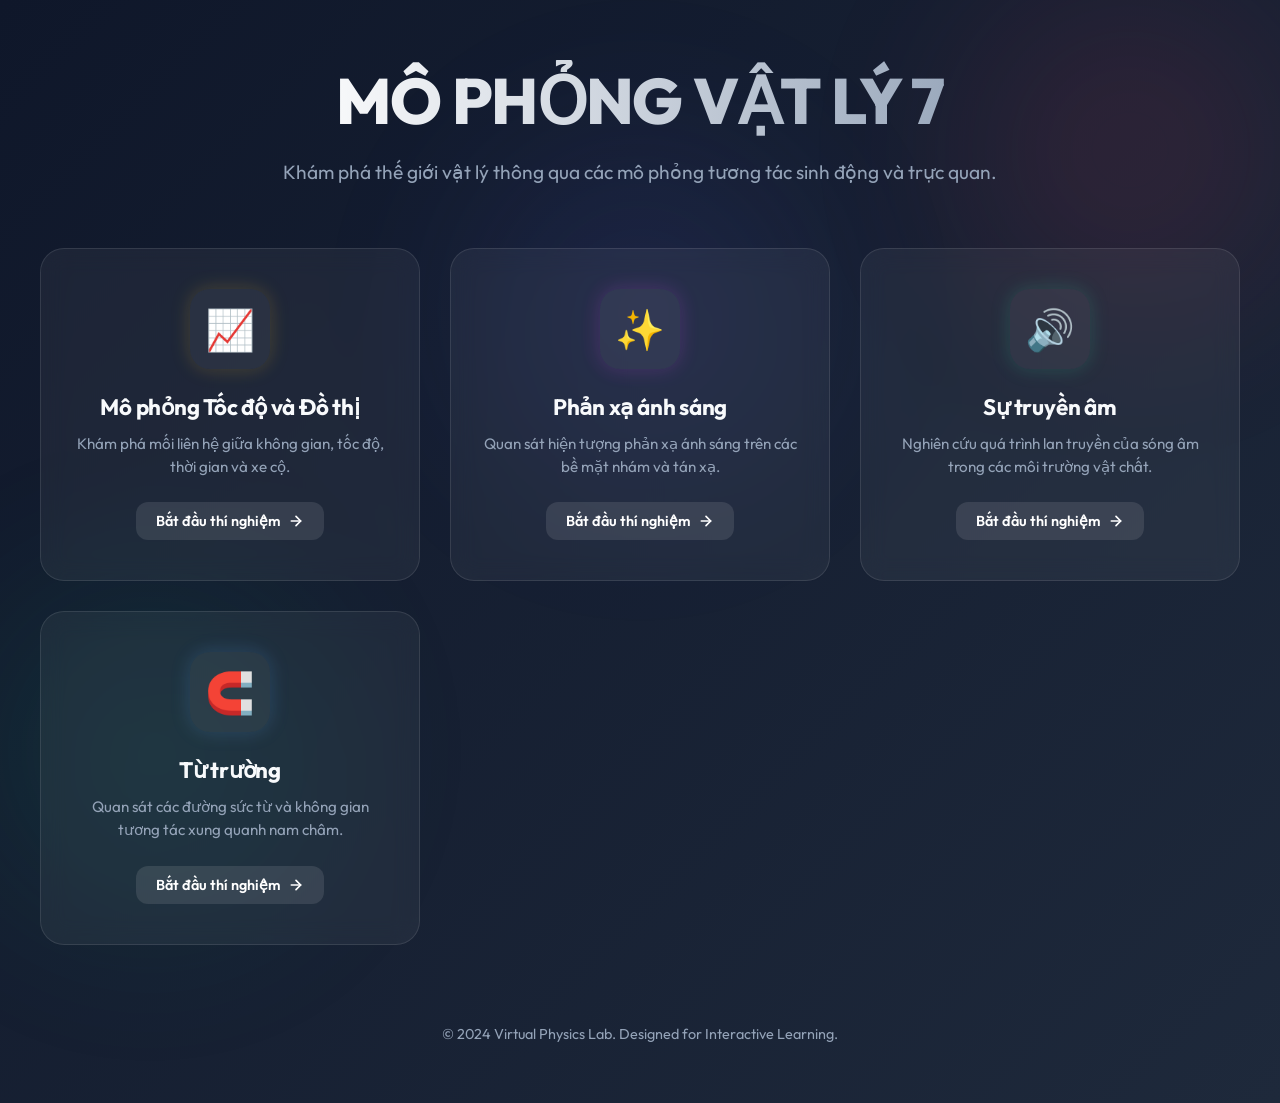
<file: index.html>
<!DOCTYPE html>
<html lang="vi">

<head>
    <meta charset="UTF-8">
    <meta name="viewport" content="width=device-width, initial-scale=1.0">
    <title>MÔ PHỎNG VẬT LÝ 7</title>
    <meta name="description" content="Hệ thống quản lý tập trung các mô phỏng vật lý 7.">
    <meta name="keywords" content="vật lý, thí nghiệm ảo, khúc xạ, từ trường, âm thanh, giáo dục, lớp 7">

    <!-- Google Fonts -->
    <link
        href="https://fonts.googleapis.com/css2?family=Outfit:wght@300;400;600;800&family=Inter:wght@400;700&display=swap"
        rel="stylesheet">
    <style>
        :root {
            --primary: #6366f1;
            --primary-light: #818cf8;
            --secondary: #f43f5e;
            --accent: #10b981;
            --bg-gradient: linear-gradient(135deg, #0f172a 0%, #1e293b 100%);
            --card-bg: rgba(255, 255, 255, 0.05);
            --card-hover: rgba(255, 255, 255, 0.1);
            --text-main: #f8fafc;
            --text-muted: #94a3b8;
            --glass-border: rgba(255, 255, 255, 0.1);
        }

        /* Giữ nguyên một số cấu trúc CSS cũ theo yêu cầu để dự phòng */
        .buttons-container {
            display: flex;
            gap: 20px;
            flex-wrap: wrap;
            justify-content: center;
            margin-top: 40px;
        }

        /* Reset & Base Styles */
        * {
            margin: 0;
            padding: 0;
            box-sizing: border-box;
        }

        body {
            font-family: 'Outfit', sans-serif;
            background: var(--bg-gradient);
            color: var(--text-main);
            min-height: 100vh;
            display: flex;
            flex-direction: column;
            align-items: center;
            padding: 60px 20px;
            overflow-x: hidden;
        }

        /* Background Animation Elements */
        .blob {
            position: fixed;
            width: 500px;
            height: 500px;
            background: radial-gradient(circle, var(--primary) 0%, transparent 70%);
            filter: blur(80px);
            opacity: 0.15;
            z-index: -1;
            border-radius: 50%;
            animation: move 20s infinite alternate;
        }

        .blob-2 {
            top: -100px;
            right: -100px;
            background: radial-gradient(circle, var(--secondary) 0%, transparent 70%);
            animation-delay: -5s;
        }

        .blob-3 {
            bottom: -100px;
            left: -100px;
            background: radial-gradient(circle, var(--accent) 0%, transparent 70%);
            animation-delay: -10s;
        }

        @keyframes move {
            from {
                transform: translate(0, 0) scale(1);
            }

            to {
                transform: translate(100px, 100px) scale(1.2);
            }
        }

        header {
            text-align: center;
            margin-bottom: 60px;
            max-width: 800px;
        }

        h1 {
            font-size: clamp(2.5rem, 8vw, 4rem);
            font-weight: 800;
            background: linear-gradient(to right, #fff, #94a3b8);
            -webkit-background-clip: text;
            background-clip: text;
            -webkit-text-fill-color: transparent;
            margin-bottom: 16px;
            letter-spacing: -0.02em;
        }

        .subtitle {
            font-size: 1.2rem;
            color: var(--text-muted);
            line-height: 1.6;
        }

        /* Experiments Grid */
        .experiments-grid {
            display: grid;
            grid-template-columns: repeat(auto-fit, minmax(280px, 1fr));
            gap: 30px;
            width: 100%;
            max-width: 1200px;
            z-index: 1;
        }

        .experiment-card {
            background: var(--card-bg);
            backdrop-filter: blur(12px);
            -webkit-backdrop-filter: blur(12px);
            border: 1px solid var(--glass-border);
            border-radius: 24px;
            padding: 40px 30px;
            text-decoration: none;
            color: inherit;
            transition: all 0.4s cubic-bezier(0.23, 1, 0.32, 1);
            display: flex;
            flex-direction: column;
            align-items: center;
            text-align: center;
            position: relative;
            overflow: hidden;
        }

        .experiment-card::before {
            content: '';
            position: absolute;
            top: 0;
            left: 0;
            width: 100%;
            height: 100%;
            background: linear-gradient(180deg, transparent 0%, rgba(255, 255, 255, 0.03) 100%);
            opacity: 0;
            transition: opacity 0.4s;
        }

        .experiment-card:hover {
            transform: translateY(-10px);
            background: var(--card-hover);
            border-color: rgba(255, 255, 255, 0.2);
            box-shadow: 0 20px 40px rgba(0, 0, 0, 0.3);
        }

        .experiment-card:hover::before {
            opacity: 1;
        }

        .icon-container {
            width: 80px;
            height: 80px;
            background: rgba(255, 255, 255, 0.05);
            border-radius: 20px;
            display: flex;
            align-items: center;
            justify-content: center;
            font-size: 40px;
            margin-bottom: 24px;
            transition: transform 0.4s ease;
            position: relative;
        }

        .experiment-card:hover .icon-container {
            transform: scale(1.1) rotate(5deg);
        }

        /* Specific icon glow effects */
        .card-refraction .icon-container {
            color: #60a5fa;
            box-shadow: 0 0 20px rgba(96, 165, 250, 0.2);
        }

        .card-noise .icon-container {
            color: #f87171;
            box-shadow: 0 0 20px rgba(248, 113, 113, 0.2);
        }

        .card-reflection .icon-container {
            color: #fbbf24;
            box-shadow: 0 0 20px rgba(251, 191, 36, 0.2);
        }

        .card-magnetic .icon-container {
            color: #34d399;
            box-shadow: 0 0 20px rgba(52, 211, 153, 0.2);
        }

        .card-diffuse .icon-container {
            color: #d946ef;
            box-shadow: 0 0 20px rgba(217, 70, 239, 0.2);
        }

        h2 {
            font-size: 1.4rem;
            font-weight: 700;
            margin-bottom: 12px;
            letter-spacing: -0.01em;
        }

        p.description {
            font-size: 0.95rem;
            color: var(--text-muted);
            line-height: 1.5;
            margin-bottom: 24px;
        }

        .btn-launch {
            margin-top: auto;
            display: inline-flex;
            align-items: center;
            gap: 8px;
            font-weight: 600;
            font-size: 0.9rem;
            color: #fff;
            padding: 10px 20px;
            border-radius: 12px;
            background: rgba(255, 255, 255, 0.1);
            transition: all 0.3s;
        }

        .experiment-card:hover .btn-launch {
            background: #fff;
            color: #0f172a;
        }

        footer {
            margin-top: 80px;
            color: var(--text-muted);
            font-size: 0.9rem;
            text-align: center;
        }

        /* Responsive adjustments */
        @media (max-width: 640px) {
            body {
                padding: 40px 15px;
            }

            h1 {
                margin-bottom: 10px;
            }

            .experiments-grid {
                grid-template-columns: 1fr;
            }
        }
    </style>
</head>

<body>
    <div class="blob"></div>
    <div class="blob blob-2"></div>
    <div class="blob blob-3"></div>

    <header>
        <h1>MÔ PHỎNG VẬT LÝ 7</h1>
        <p class="subtitle">Khám phá thế giới vật lý thông qua các mô phỏng tương tác sinh động và trực quan.</p>
    </header>

    <main class="experiments-grid">
        <!-- Mô phỏng Tốc độ và Đồ thị (S-T) -->
        <a href="./mo-phong-toc-do/index.html" class="experiment-card card-reflection">
            <div class="icon-container">📈</div>
            <h2>Mô phỏng Tốc độ và Đồ thị</h2>
            <p class="description">Khám phá mối liên hệ giữa không gian, tốc độ, thời gian và xe cộ.</p>
            <div class="btn-launch">
                Bắt đầu thí nghiệm
                <svg width="16" height="16" viewBox="0 0 24 24" fill="none" stroke="currentColor" stroke-width="2.5"
                    stroke-linecap="round" stroke-linejoin="round">
                    <line x1="5" y1="12" x2="19" y2="12"></line>
                    <polyline points="12 5 19 12 12 19"></polyline>
                </svg>
            </div>
        </a>

        <!-- Phản xạ khuếch tán -->
        <a href="./phan-xa-khuech-tan/index.html" class="experiment-card card-diffuse">
            <div class="icon-container">✨</div>
            <h2>Phản xạ ánh sáng</h2>
            <p class="description">Quan sát hiện tượng phản xạ ánh sáng trên các bề mặt nhám và tán xạ.</p>
            <div class="btn-launch">
                Bắt đầu thí nghiệm
                <svg width="16" height="16" viewBox="0 0 24 24" fill="none" stroke="currentColor" stroke-width="2.5"
                    stroke-linecap="round" stroke-linejoin="round">
                    <line x1="5" y1="12" x2="19" y2="12"></line>
                    <polyline points="12 5 19 12 12 19"></polyline>
                </svg>
            </div>
        </a>

        <!-- Sự truyền âm -->
        <a href="./su-truyen-am/index.html" class="experiment-card card-magnetic">
            <div class="icon-container">🔊</div>
            <h2>Sự truyền âm</h2>
            <p class="description">Nghiên cứu quá trình lan truyền của sóng âm trong các môi trường vật chất.</p>
            <div class="btn-launch">
                Bắt đầu thí nghiệm
                <svg width="16" height="16" viewBox="0 0 24 24" fill="none" stroke="currentColor" stroke-width="2.5"
                    stroke-linecap="round" stroke-linejoin="round">
                    <line x1="5" y1="12" x2="19" y2="12"></line>
                    <polyline points="12 5 19 12 12 19"></polyline>
                </svg>
            </div>
        </a>

        <!-- Từ trường -->
        <a href="./tu-truong/index.html" class="experiment-card card-refraction">
            <div class="icon-container">🧲</div>
            <h2>Từ trường</h2>
            <p class="description">Quan sát các đường sức từ và không gian tương tác xung quanh nam châm.</p>
            <div class="btn-launch">
                Bắt đầu thí nghiệm
                <svg width="16" height="16" viewBox="0 0 24 24" fill="none" stroke="currentColor" stroke-width="2.5"
                    stroke-linecap="round" stroke-linejoin="round">
                    <line x1="5" y1="12" x2="19" y2="12"></line>
                    <polyline points="12 5 19 12 12 19"></polyline>
                </svg>
            </div>
        </a>
    </main>

    <footer>
        <p>&copy; 2024 Virtual Physics Lab. Designed for Interactive Learning.</p>
    </footer>

</body>

</html>
</file>
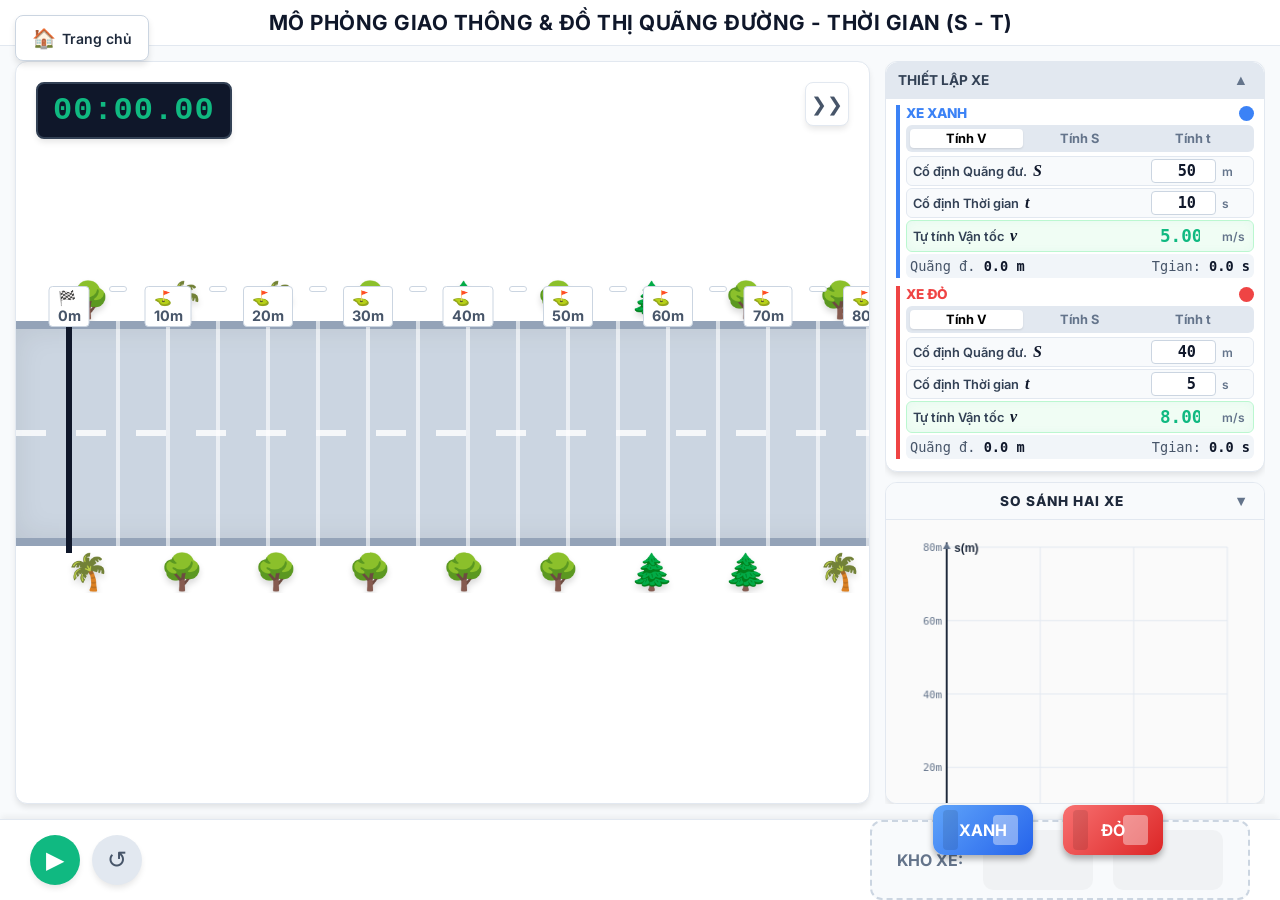
<file: mo-phong-toc-do/index.html>
<!DOCTYPE html>
<html lang="vi">

<head>
    <meta charset="UTF-8">
    <meta name="viewport" content="width=device-width, initial-scale=1.0">
    <title>Thí nghiệm ảo: Tốc độ và Chuyển động</title>
    <link href="https://fonts.googleapis.com/css2?family=Inter:wght@400;500;600;700;800&display=swap" rel="stylesheet">
    <style>
        :root {
            --bg-body: #f8fafc;
            --bg-panel: #ffffff;
            --text-main: #1e293b;
            --text-muted: #64748b;
            --border: #e2e8f0;
            --road-bg: #cbd5e1;
            --lane-dash: #ffffff;
            --blue-car: #3b82f6;
            --red-car: #ef4444;
            --success: #10b981;
            --warning: #f59e0b;
            --shadow: 0 4px 6px -1px rgba(0, 0, 0, 0.1);
            --shadow-lg: 0 10px 15px -3px rgba(0, 0, 0, 0.1), 0 4px 6px -2px rgba(0, 0, 0, 0.05);
        }

        body {
            margin: 0;
            font-family: 'Inter', sans-serif;
            background-color: var(--bg-body);
            color: var(--text-main);
            height: 100vh;
            display: flex;
            flex-direction: column;
            overflow: hidden;
            user-select: none;
        }

        /* --- HEADER --- */
        .header {
            text-align: center;
            padding: 10px 0;
            background: white;
            border-bottom: 1px solid var(--border);
            z-index: 10;
        }

        .header h1 {
            font-size: 1.3rem;
            margin: 0;
            color: #0f172a;
            text-transform: uppercase;
            letter-spacing: 0.5px;
        }

        .main-workspace {
            display: flex;
            flex: 1;
            padding: 15px;
            gap: 15px;
            min-height: 0;
        }

        /* --- LEFT: SIMULATION AREA --- */
        .sim-area {
            flex: 1;
            background: var(--bg-panel);
            border: 1px solid var(--border);
            border-radius: 12px;
            box-shadow: var(--shadow);
            position: relative;
            display: flex;
            flex-direction: column;
            overflow: hidden;
            transition: all 0.3s ease;
        }

        .stopwatch {
            position: absolute;
            top: 20px;
            left: 20px;
            background: #0f172a;
            color: var(--success);
            font-family: 'Courier New', Courier, monospace;
            font-size: 2rem;
            font-weight: 700;
            padding: 8px 15px;
            border-radius: 8px;
            box-shadow: var(--shadow);
            border: 2px solid #334155;
            z-index: 100;
            letter-spacing: 1px;
        }

        .panel-toggle-btn {
            position: absolute;
            top: 20px;
            right: 20px;
            background: white;
            border: 1px solid var(--border);
            color: #475569;
            width: 44px;
            height: 44px;
            border-radius: 8px;
            display: flex;
            align-items: center;
            justify-content: center;
            font-size: 1.2rem;
            cursor: pointer;
            z-index: 100;
            box-shadow: var(--shadow);
            transition: all 0.2s;
        }

        .panel-toggle-btn:hover {
            background: #f1f5f9;
            color: #0f172a;
        }

        .camera-view {
            flex: 1;
            position: relative;
            overflow: hidden;
            display: flex;
            align-items: center;
            width: 100%;
        }

        .road-track {
            position: absolute;
            left: 0;
            height: 320px;
            width: 10500px;
            display: flex;
            flex-direction: column;
            will-change: transform;
        }

        .landscape {
            height: 50px;
            display: flex;
            align-items: flex-end;
            padding-left: 50px;
            gap: 50px;
            font-size: 2.2rem;
            overflow: hidden;
            width: 100%;
            font-family: "Apple Color Emoji", "Segoe UI Emoji", "Noto Color Emoji", sans-serif;
        }

        .landscape span {
            text-shadow: 0 4px 6px rgba(0, 0, 0, 0.15);
            display: inline-block;
            transform-origin: bottom center;
        }

        .road {
            height: 220px;
            background: var(--road-bg);
            border-top: 8px solid #94a3b8;
            border-bottom: 8px solid #94a3b8;
            position: relative;
            box-shadow: inset 0 0 30px rgba(0, 0, 0, 0.08);
            width: 100%;
        }

        .lane-divider {
            position: absolute;
            top: 50%;
            left: 0;
            right: 0;
            height: 6px;
            background-image: linear-gradient(to right, var(--lane-dash) 50%, transparent 50%);
            background-size: 60px 100%;
            transform: translateY(-50%);
            opacity: 0.8;
        }

        .lane {
            position: absolute;
            left: 0;
            right: 0;
            height: 110px;
        }

        .lane-top {
            top: 0;
        }

        .lane-bottom {
            top: 110px;
        }

        .markers-layer {
            position: absolute;
            top: 0;
            left: 50px;
            right: 0;
            bottom: 0;
            pointer-events: none;
            z-index: 10;
        }

        .marker {
            position: absolute;
            top: -15px;
            bottom: -15px;
            width: 4px;
            background: rgba(255, 255, 255, 0.6);
            transition: all 0.2s;
        }

        .marker::after {
            content: attr(data-label);
            position: absolute;
            top: -28px;
            left: 50%;
            transform: translateX(-50%);
            font-weight: 700;
            font-size: 0.9rem;
            color: #475569;
            background: white;
            padding: 2px 8px;
            border-radius: 4px;
            border: 1px solid #cbd5e1;
            transition: all 0.2s;
        }

        .marker.lit {
            background: var(--success);
            box-shadow: 0 0 12px var(--success);
        }

        .marker.lit::after {
            color: white;
            background: var(--success);
            border-color: var(--success);
        }



        /* CARS */
        .car {
            position: absolute;
            width: 100px;
            height: 50px;
            border-radius: 12px;
            color: white;
            font-weight: bold;
            display: flex;
            align-items: center;
            justify-content: center;
            cursor: pointer;
            box-shadow: 0 4px 6px rgba(0, 0, 0, 0.3);
            z-index: 50;
            transform: translate(-50%, -50%);
            transition: box-shadow 0.2s, transform 0.1s;
        }

        .car.dragging {
            cursor: grabbing;
            z-index: 9999 !important;
            transform: scale(1.1) translate(-45%, -45%);
        }

        .car.selected {
            z-index: 60;
        }

        .car-blue.selected {
            box-shadow: 0 0 20px 5px rgba(59, 130, 246, 0.9);
        }

        .car-red.selected {
            box-shadow: 0 0 20px 5px rgba(239, 68, 68, 0.9);
        }

        .car::before {
            content: '';
            position: absolute;
            right: 15px;
            top: 10px;
            width: 25px;
            height: 30px;
            background: rgba(255, 255, 255, 0.4);
            border-radius: 4px;
        }

        .car::after {
            content: '';
            position: absolute;
            left: 10px;
            top: 5px;
            bottom: 5px;
            width: 15px;
            background: rgba(0, 0, 0, 0.1);
            border-radius: 4px;
        }

        .car-blue {
            background: linear-gradient(135deg, #60a5fa, #2563eb);
        }

        .car-red {
            background: linear-gradient(135deg, #f87171, #dc2626);
        }

        .flying {
            transition: transform 0.4s cubic-bezier(0.25, 1, 0.5, 1), left 0.4s cubic-bezier(0.25, 1, 0.5, 1), top 0.4s cubic-bezier(0.25, 1, 0.5, 1) !important;
            z-index: 1000 !important;
        }

        /* --- RIGHT: DATA PANEL & GRAPH --- */
        .side-panel-wrapper {
            width: 380px;
            transition: width 0.4s cubic-bezier(0.4, 0, 0.2, 1), margin-left 0.4s cubic-bezier(0.4, 0, 0.2, 1), opacity 0.3s ease;
            overflow: hidden;
            flex-shrink: 0;
            display: flex;
            flex-direction: column;
        }

        .side-panel-wrapper.collapsed {
            width: 0;
            margin-left: -15px;
            opacity: 0;
        }

        .side-panel {
            width: 380px;
            display: flex;
            flex-direction: column;
            gap: 10px;
            flex: 1;
            overflow: hidden;
            padding-right: 4px;
            height: 100%;
        }

        /* Custom scrollbar for data-card */
        .card-body::-webkit-scrollbar {
            width: 5px;
        }

        .card-body::-webkit-scrollbar-track {
            background: transparent;
        }

        .card-body::-webkit-scrollbar-thumb {
            background: #cbd5e1;
            border-radius: 10px;
        }

        .card-body::-webkit-scrollbar-thumb:hover {
            background: #94a3b8;
        }

        /* Car Selector Tabs */
        .car-tabs {
            display: flex;
            gap: 8px;
            flex: 0 0 auto;
        }

        .car-tab {
            flex: 1;
            padding: 8px 0;
            border: 2px solid transparent;
            border-radius: 8px;
            font-weight: 800;
            font-size: 0.95rem;
            cursor: pointer;
            background: white;
            color: #64748b;
            box-shadow: var(--shadow);
            transition: all 0.2s;
        }

        .car-tab.blue {
            border-color: #cbd5e1;
        }

        .car-tab.red {
            border-color: #cbd5e1;
        }

        .car-tab.blue.active {
            background: #eff6ff;
            border-color: var(--blue-car);
            color: var(--blue-car);
        }

        .car-tab.red.active {
            background: #fef2f2;
            border-color: var(--red-car);
            color: var(--red-car);
        }

        .data-card {
            background: var(--bg-panel);
            border: 1px solid var(--border);
            border-radius: 12px;
            box-shadow: var(--shadow);
            display: flex;
            flex-direction: column;
            flex: 0 0 auto;
            max-height: 55%;
            overflow: hidden;
            min-height: 0;
        }

        .data-card-header {
            display: flex;
            justify-content: space-between;
            align-items: center;
            background: #e2e8f0;
            border-bottom: 1px solid var(--border);
            padding: 6px 12px;
            border-radius: 12px 12px 0 0;
            font-size: 0.85rem;
            font-weight: 700;
            color: #334155;
            cursor: pointer;
        }

        .data-toggle-btn {
            background: transparent;
            border: none;
            font-size: 0.9rem;
            color: #64748b;
            cursor: pointer;
            padding: 4px;
            transition: all 0.2s;
        }

        .data-toggle-btn:hover {
            color: #0f172a;
        }

        .card-body {
            padding: 6px 10px;
            transition: padding 0.3s;
            overflow-y: auto;
            flex: 1;
            min-height: 0;
        }

        .card-body.collapsed {
            display: none;
        }

        /* Modes Tabs */
        .tabs {
            display: flex;
            background: #e2e8f0;
            padding: 4px;
            border-radius: 6px;
            margin-bottom: 8px;
        }

        .tab {
            flex: 1;
            text-align: center;
            padding: 4px 0;
            /* Reduced padding */
            font-size: 0.8rem;
            font-weight: 700;
            color: #64748b;
            cursor: pointer;
            border-radius: 4px;
            transition: 0.2s;
        }

        .tab.active {
            background: white;
            color: #0f172a;
            box-shadow: 0 1px 2px rgba(0, 0, 0, 0.1);
        }

        /* Inputs (Shrank paddings/margins) */
        .input-row {
            display: flex;
            align-items: center;
            justify-content: space-between;
            background: #f8fafc;
            border: 1px solid var(--border);
            padding: 4px 8px;
            /* Giảm padding tối đa */
            border-radius: 6px;
            margin-bottom: 4px;
            /* Giảm margin tối đa */
            transition: all 0.2s;
        }

        .input-row.computed {
            background: #f0fdf4;
            border-color: #bbf7d0;
            box-shadow: inset 0 0 8px rgba(16, 185, 129, 0.05);
        }

        .input-label {
            font-weight: 600;
            font-size: 0.85rem;
            color: #334155;
            display: flex;
            align-items: center;
            gap: 6px;
        }

        .input-label span.math {
            font-family: 'Times New Roman', serif;
            font-style: italic;
            font-size: 1rem;
            color: #0f172a;
        }

        .input-wrap {
            display: flex;
            align-items: center;
            gap: 6px;
        }

        .input-wrap input {
            width: 55px;
            /* Shrink width purely */
            padding: 2px 4px;
            /* Giảm max */
            border: 1px solid #cbd5e1;
            border-radius: 4px;
            font-family: monospace;
            font-size: 0.95rem;
            /* Giảm font-size */
            text-align: right;
            font-weight: 700;
            color: #0f172a;
            outline: none;
            transition: all 0.2s;
        }

        .input-wrap input:focus {
            border-color: var(--blue-car);
            box-shadow: 0 0 0 2px rgba(59, 130, 246, 0.2);
        }

        .input-row.computed input {
            background: transparent;
            border-color: transparent;
            color: var(--success);
            font-size: 1.1rem;
            padding: 2px 0;
            pointer-events: none;
        }

        .input-wrap .unit {
            color: #64748b;
            font-size: 0.8rem;
            font-weight: 600;
            width: 25px;
        }

        .stat-line {
            display: flex;
            justify-content: space-between;
            font-family: monospace;
            font-size: 0.85rem;
            /* Shrink font */
            margin-top: 4px;
            color: #475569;
            background: #f1f5f9;
            padding: 6px 10px;
            border-radius: 6px;
        }

        .stat-line strong {
            color: #0f172a;
        }

        /* Graph Card */
        .graph-container {
            flex: 1;
            background: #ffffff;
            border: 1px solid var(--border);
            border-radius: 12px;
            box-shadow: var(--shadow);
            display: flex;
            flex-direction: column;
            overflow: hidden;
            min-height: 0;
        }

        .graph-title {
            font-size: 0.85rem;
            text-transform: uppercase;
            letter-spacing: 1px;
            color: #1e293b;
            padding: 0 10px;
            height: 36px;
            /* Shrink title bar */
            display: flex;
            align-items: center;
            justify-content: space-between;
            font-weight: 800;
            background: #f8fafc;
            border-bottom: 1px solid var(--border);
            flex: 0 0 auto;
        }

        .graph-toggle-btn {
            background: transparent;
            border: none;
            cursor: pointer;
            font-size: 0.9rem;
            color: #64748b;
            width: 26px;
            height: 26px;
            display: flex;
            align-items: center;
            justify-content: center;
            border-radius: 4px;
            transition: all 0.2s;
            outline: none;
        }

        .graph-toggle-btn:hover {
            background: #e2e8f0;
            color: #0f172a;
        }

        .graph-inner {
            flex: 1;
            display: flex;
            flex-direction: column;
            overflow: hidden;
            transition: flex 0.3s ease, opacity 0.3s ease;
        }

        .graph-inner.collapsed {
            flex: 0 0 0;
            opacity: 0;
            border: none;
        }

        .canvas-wrapper {
            flex: 1;
            position: relative;
            padding: 8px;
            background: #fafafa;
            cursor: zoom-in;
            /* Indicate clikability for full screen */
        }

        .canvas-wrapper:hover {
            box-shadow: inset 0 0 10px rgba(0, 0, 0, 0.05);
        }

        canvas {
            width: 100%;
            height: 100%;
            display: block;
        }

        /* Modal FULLSCREEN GRAPH */
        .modal-overlay {
            position: fixed;
            top: 0;
            left: 0;
            right: 0;
            bottom: 0;
            background: rgba(15, 23, 42, 0.85);
            z-index: 9999;
            display: none;
            align-items: center;
            justify-content: center;
            backdrop-filter: blur(4px);
            opacity: 0;
            transition: opacity 0.3s ease;
        }

        .modal-overlay.active {
            display: flex;
            opacity: 1;
        }

        .modal-card {
            width: 85vw;
            height: 85vh;
            background: white;
            border-radius: 16px;
            display: flex;
            flex-direction: column;
            padding: 20px 25px;
            box-shadow: var(--shadow-lg);
            position: relative;
            transform: scale(0.95);
            transition: transform 0.3s ease;
        }

        .modal-overlay.active .modal-card {
            transform: scale(1);
        }

        .modal-close-btn {
            position: absolute;
            right: 20px;
            top: 20px;
            width: 40px;
            height: 40px;
            border-radius: 10px;
            border: none;
            background: #f1f5f9;
            color: #475569;
            font-size: 1.5rem;
            cursor: pointer;
            display: flex;
            align-items: center;
            justify-content: center;
            transition: all 0.2s;
        }

        .modal-close-btn:hover {
            background: #e2e8f0;
            color: #0f172a;
        }

        .modal-title {
            margin: 0 0 15px 0;
            font-size: 1.5rem;
            text-transform: uppercase;
            font-weight: 800;
            color: #1e293b;
        }

        .modal-canvas-wrapper {
            flex: 1;
            background: #fafafa;
            border: 1px solid var(--border);
            border-radius: 12px;
            padding: 15px;
            position: relative;
        }

        /* --- BOTTOM: CONTROLS & GARAGE --- */
        .footer-tools {
            height: 80px;
            background: var(--bg-panel);
            border-top: 1px solid var(--border);
            display: flex;
            align-items: center;
            padding: 0 30px;
            justify-content: space-between;
            box-shadow: 0 -4px 6px -1px rgba(0, 0, 0, 0.05);
            z-index: 100;
        }

        .controls {
            display: flex;
            gap: 12px;
        }

        .btn-icon {
            width: 50px;
            height: 50px;
            border-radius: 50%;
            border: none;
            display: flex;
            align-items: center;
            justify-content: center;
            font-size: 1.5rem;
            cursor: pointer;
            transition: all 0.2s;
            box-shadow: var(--shadow);
            outline: none;
        }

        .btn-icon:hover {
            transform: scale(1.08);
        }

        .btn-icon:active {
            transform: scale(0.95);
        }

        .btn-play {
            background: var(--success);
            color: white;
        }

        .btn-play:hover {
            background: #059669;
            box-shadow: 0 0 15px rgba(16, 185, 129, 0.4);
        }

        .btn-stop {
            background: var(--red-car);
            color: white;
            display: none;
        }

        .btn-stop.active {
            display: flex;
        }

        .btn-reset {
            background: #e2e8f0;
            color: #475569;
        }

        .btn-reset:hover {
            background: #cbd5e1;
            color: #1e293b;
        }

        .garage-area {
            display: flex;
            align-items: center;
            gap: 20px;
            background: #f8fafc;
            border: 2px dashed #cbd5e1;
            padding: 8px 25px;
            border-radius: 12px;
        }

        .garage-label {
            font-weight: 700;
            color: var(--text-muted);
            font-size: 1rem;
            text-transform: uppercase;
        }

        .slot {
            width: 110px;
            height: 60px;
            background: rgba(0, 0, 0, 0.03);
            border-radius: 10px;
            position: relative;
        }
    </style>
</head>

<body>
    <!-- Nút Trang chủ cố định -->
    <a href="../index.html" class="btn-home" style="position: fixed; top: 15px; left: 15px; z-index: 999999; display: inline-flex; align-items: center; justify-content: center; background: #ffffff; color: #1e293b; text-decoration: none; padding: 10px 16px; border-radius: 8px; font-weight: 600; box-shadow: 0 4px 6px rgba(0,0,0,0.1); border: 1px solid #cbd5e1; font-family: 'Inter', sans-serif; font-size: 14px; transition: all 0.2s ease;">
        <span style="font-size: 1.2rem; margin-right: 6px;">🏠</span> Trang chủ
    </a>

    <div class="header">
        <h1>Mô phỏng Giao thông & Đồ thị Quãng đường - Thời gian (s - t)</h1>
    </div>

    <div class="main-workspace">
        <!-- LEFT SIMULATION -->
        <div class="sim-area" id="sim-area">
            <div class="stopwatch" id="stopwatch">00:00.00</div>
            <!-- SIDEBAR TOGGLE -->
            <button id="toggle-sidebar" class="panel-toggle-btn" title="Ẩn/Hiện Bảng Thiết lập">❯❯</button>

            <div class="camera-view" id="camera-view">
                <div class="road-track" id="road-track">
                    <div class="landscape" id="landscape-top"></div>
                    <div class="road" id="road">
                        <div class="markers-layer" id="markers"></div>
                        <div class="lane lane-top" id="lane-1"></div>
                        <div class="lane-divider"></div>
                        <div class="lane lane-bottom" id="lane-2"></div>
                    </div>
                    <div class="landscape" id="landscape-bot"></div>
                </div>
            </div>
        </div>

        <!-- RIGHT DATA PANEL & GRAPH -->
        <div class="side-panel-wrapper" id="side-panel-wrapper">
            <div class="side-panel">

                <!-- Data Editor with specific shrink trigger -->
                <div class="data-card" id="data-card">
                    <div class="data-card-header" id="toggle-data-header" title="Thu gọn/Mở rộng bảng nhập liệu">
                        <span>THIẾT LẬP XE</span>
                        <button id="toggle-data" class="data-toggle-btn">▲</button>
                    </div>
                    <div class="card-body" id="panel-body">
                        <!-- Dynamic form goes here -->
                    </div>
                </div>

                <!-- Graph Canvas -->
                <div class="graph-container" id="graph-container">
                    <div class="graph-title">
                        <span id="graph-title-text" style="flex:1; text-align:center;">Đồ thị s - t</span>
                        <!-- GRAPH TOGGLE -->
                        <button id="toggle-graph" class="graph-toggle-btn" title="Ẩn/Hiện Đồ thị">▼</button>
                    </div>
                    <div class="graph-inner" id="graph-inner">
                        <div class="canvas-wrapper" id="canvas-wrapper" title="Nhấn vào để phóng to toàn màn hình">
                            <canvas id="graphCanvas"></canvas>
                        </div>
                    </div>
                </div>
            </div>
        </div>
    </div>

    <!-- MODAL FULLSCREEN GRAPH -->
    <div class="modal-overlay" id="graph-modal">
        <div class="modal-card">
            <button class="modal-close-btn" id="modal-close-btn">✖</button>
            <h2 class="modal-title" id="modal-title">Đồ thị s - t Toàn Cảnh</h2>
            <div class="modal-canvas-wrapper" id="modal-canvas-wrapper">
                <canvas id="modalCanvas"></canvas>
            </div>
        </div>
    </div>

    <!-- BOTTOM CONTROLS & GARAGE -->
    <div class="footer-tools">
        <div class="controls">
            <!-- Strict Icons Only -->
            <button class="btn-icon btn-play" id="btn-play" title="Bắt đầu chạy">▶</button>
            <button class="btn-icon btn-stop" id="btn-stop" title="Tạm dừng">■</button>
            <button class="btn-icon btn-reset" id="btn-reset" title="Làm lại vị trí">↺</button>
        </div>

        <div class="garage-area" id="garage">
            <div class="garage-label">Kho Xe:</div>
            <div class="slot" id="slot-blue">
                <div class="car car-blue" id="car-blue">XANH</div>
            </div>
            <div class="slot" id="slot-red">
                <div class="car car-red" id="car-red">ĐỎ</div>
            </div>
        </div>
    </div>

    <script>
        // --- 1. SETTINGS & GLOBALS ---
        const SCALE = 10;
        const START_OFFSET = 50;
        const MAX_DIST = 1000;

        const cameraView = document.getElementById('camera-view');
        const roadTrack = document.getElementById('road-track');
        const garage = document.getElementById('garage');
        const markersContainer = document.getElementById('markers');
        const stopwatchEl = document.getElementById('stopwatch');
        const panelBody = document.getElementById('panel-body');
        const btnPlay = document.getElementById('btn-play');
        const btnStop = document.getElementById('btn-stop');

        const canvasWrapper = document.getElementById('canvas-wrapper');
        const canvas = document.getElementById('graphCanvas');
        const ctx = canvas.getContext('2d');
        const graphTitleText = document.getElementById('graph-title-text');

        const modalOverlay = document.getElementById('graph-modal');
        const modalCanvas = document.getElementById('modalCanvas');
        const modalCtx = modalCanvas.getContext('2d');
        const modalCanvasWrapper = document.getElementById('modal-canvas-wrapper');
        const modalTitle = document.getElementById('modal-title');

        let isModalOpen = false;

        let isRunning = false;
        let globalTime = 0;
        let lastTime = 0;
        let animFrameId = null;
        let selectedCarId = 'car-blue';
        let roadScrollX = 0;

        // Car Data Models
        const cars = {
            'car-blue': {
                id: 'car-blue', colorHex: '#3b82f6', cssClass: 'blue', tabId: 'tab-blue', name: 'ĐỒ THỊ XE XANH',
                el: document.getElementById('car-blue'), slot: document.getElementById('slot-blue'),
                targetLane: 1, laneEl: document.getElementById('lane-1'),
                onRoad: false, mode: 1,
                S: 50, T: 10, V: 5,
                startX: 0, currentX: 0,
                traveledDistance: 0, timeTaken: 0, finished: false,
                dataPoints: []
            },
            'car-red': {
                id: 'car-red', colorHex: '#ef4444', cssClass: 'red', tabId: 'tab-red', name: 'ĐỒ THỊ XE ĐỎ',
                el: document.getElementById('car-red'), slot: document.getElementById('slot-red'),
                targetLane: 2, laneEl: document.getElementById('lane-2'),
                onRoad: false, mode: 1,
                S: 40, T: 5, V: 8,
                startX: 0, currentX: 0,
                traveledDistance: 0, timeTaken: 0, finished: false,
                dataPoints: []
            }
        };

        // --- 2. ENVIRONMENT INITS & UI TOGGLES ---
        function generateTrees() {
            let trees1 = '', trees2 = '';
            const t = ['🌲', '🌳', '🌲', '🌳', '🌴'];
            for (let i = 0; i < 200; i++) {
                trees1 += `<span>${t[Math.floor(Math.random() * t.length)]}</span>`;
                trees2 += `<span>${t[Math.floor(Math.random() * t.length)]}</span>`;
            }
            document.getElementById('landscape-top').innerHTML = trees1;
            document.getElementById('landscape-bot').innerHTML = trees2;
        }

        function initMarkers() {
            for (let i = 0; i <= MAX_DIST; i += 5) {
                const mk = document.createElement('div');
                mk.className = 'marker';
                mk.style.left = (i * SCALE) + 'px';
                mk.setAttribute('data-pos', i);
                if (i === 0) {
                    mk.setAttribute('data-label', '🏁 0m'); // Thêm vạch kẻ và nhãn 0m rõ nét
                    mk.style.background = '#0f172a';
                    mk.style.width = '6px';
                    mk.style.zIndex = '20';
                } else if (i % 10 === 0) {
                    mk.setAttribute('data-label', '⛳ ' + i + 'm'); // Lá cờ xanh
                } else {
                    mk.setAttribute('data-label', '');
                }
                markersContainer.appendChild(mk);
            }
        }
        generateTrees();
        initMarkers();

        function formatTime(s) {
            let m = Math.floor(s / 60);
            let sec = Math.floor(s % 60);
            let ms = Math.floor((s % 1) * 100);
            return `${m.toString().padStart(2, '0')}:${sec.toString().padStart(2, '0')}.${ms.toString().padStart(2, '0')}`;
        }
        function uiUpdateStopwatch() {
            stopwatchEl.textContent = formatTime(globalTime);
        }

        // Setup Resize Observers for responsive Camera and Canvas
        function safeResizeCanvas() {
            if (canvasWrapper) {
                canvas.width = canvasWrapper.clientWidth;
                canvas.height = canvasWrapper.clientHeight;
            }
            if (isModalOpen && modalCanvasWrapper) {
                modalCanvas.width = modalCanvasWrapper.clientWidth;
                modalCanvas.height = modalCanvasWrapper.clientHeight;
            }
            drawGraph();
        }

        const resizeObserver = new ResizeObserver(() => {
            updateCamera();
            safeResizeCanvas();
        });
        resizeObserver.observe(cameraView);
        resizeObserver.observe(canvasWrapper);
        resizeObserver.observe(modalCanvasWrapper);

        // Sidebar Toggle
        const toggleSidebarBtn = document.getElementById('toggle-sidebar');
        const sidePanelWrapper = document.getElementById('side-panel-wrapper');
        toggleSidebarBtn.addEventListener('click', () => {
            sidePanelWrapper.classList.toggle('collapsed');
            if (sidePanelWrapper.classList.contains('collapsed')) {
                toggleSidebarBtn.textContent = '❮❮';
                toggleSidebarBtn.setAttribute('title', 'Hiện Bảng Thiết Lập');
            } else {
                toggleSidebarBtn.textContent = '❯❯';
                toggleSidebarBtn.setAttribute('title', 'Ẩn Bảng Thiết Lập');
            }
        });

        // Graph Toggle
        const toggleGraphBtn = document.getElementById('toggle-graph');
        const graphInner = document.getElementById('graph-inner');
        toggleGraphBtn.addEventListener('click', () => {
            graphInner.classList.toggle('collapsed');
            if (graphInner.classList.contains('collapsed')) {
                toggleGraphBtn.textContent = '▲';
            } else {
                toggleGraphBtn.textContent = '▼';
            }
        });

        // Data Panel Collapse/Accordion Toggle
        const toggleDataHeader = document.getElementById('toggle-data-header');
        const toggleDataBtn = document.getElementById('toggle-data');
        toggleDataHeader.addEventListener('click', () => {
            panelBody.classList.toggle('collapsed');
            const dataCard = document.getElementById('data-card');

            if (panelBody.classList.contains('collapsed')) {
                toggleDataBtn.textContent = '▼';
                dataCard.style.flex = '0 0 auto';
            } else {
                toggleDataBtn.textContent = '▲';
                dataCard.style.flex = '1';
            }
        });

        // Modal Fullscreen Toggle
        canvasWrapper.addEventListener('click', () => {
            modalOverlay.classList.add('active');
            isModalOpen = true;
            safeResizeCanvas();
        });
        document.getElementById('modal-close-btn').addEventListener('click', () => {
            modalOverlay.classList.remove('active');
            isModalOpen = false;
        });

        // --- 3. DRAG AND DROP ---
        let draggingCar = null;
        let dragOffsetX = 0, dragOffsetY = 0;
        let isClick = false;

        Object.values(cars).forEach(car => {
            car.el.addEventListener('mousedown', (e) => {
                if (isRunning && car.onRoad) return;

                draggingCar = car;
                isClick = true;
                selectCar(car.id);

                const rect = car.el.getBoundingClientRect();
                dragOffsetX = e.clientX - (rect.left + rect.width / 2);
                dragOffsetY = e.clientY - (rect.top + rect.height / 2);

                if (!car.onRoad) {
                    car.el.style.left = (rect.left + rect.width / 2) + 'px';
                    car.el.style.top = (rect.top + rect.height / 2) + 'px';
                    document.body.appendChild(car.el);
                }

                car.el.classList.add('dragging');
            });
        });

        document.addEventListener('mousemove', (e) => {
            if (!draggingCar) return;
            isClick = false;
            draggingCar.el.style.left = (e.clientX - dragOffsetX) + 'px';
            draggingCar.el.style.top = (e.clientY - dragOffsetY) + 'px';
        });

        document.addEventListener('mouseup', (e) => {
            if (!draggingCar) return;
            draggingCar.el.classList.remove('dragging');

            if (!isClick) {
                const roadRect = cameraView.getBoundingClientRect();
                const dropX = e.clientX;
                const dropY = e.clientY;

                if (dropY >= roadRect.top - 20 && dropY <= roadRect.bottom + 20) {
                    if (!draggingCar.onRoad) {
                        draggingCar.laneEl.appendChild(draggingCar.el);
                        draggingCar.onRoad = true;
                    }

                    let absoluteViewportX = dropX - roadRect.left;
                    let pixelX = absoluteViewportX + roadScrollX - START_OFFSET;
                    let logicalMeters = Math.round(pixelX / SCALE);

                    if (logicalMeters < 0) logicalMeters = 0;
                    if (logicalMeters > MAX_DIST) logicalMeters = MAX_DIST;

                    draggingCar.startX = logicalMeters;
                    syncCarVisualPosition(draggingCar);

                } else {
                    flyToGarage(draggingCar);
                }
            }
            draggingCar = null;
            resetGraphPoints();
        });

        function syncCarVisualPosition(car) {
            car.currentX = car.startX + car.traveledDistance;
            car.el.style.left = (START_OFFSET + car.currentX * SCALE) + 'px';
            car.el.style.top = '55px';
        }

        function flyToGarage(car) {
            const rect = car.el.getBoundingClientRect();
            document.body.appendChild(car.el);
            car.el.style.left = (rect.left + rect.width / 2) + 'px';
            car.el.style.top = (rect.top + rect.height / 2) + 'px';

            car.el.getBoundingClientRect();
            car.el.classList.add('flying');

            const slotRect = car.slot.getBoundingClientRect();
            car.el.style.left = (slotRect.left + slotRect.width / 2) + 'px';
            car.el.style.top = (slotRect.top + slotRect.height / 2) + 'px';

            car.onRoad = false;
            car.startX = 0;
            car.traveledDistance = 0;
            car.timeTaken = 0;
            car.finished = false;
            car.dataPoints = []; // Nhanh chóng xoá bộ nhớ đường biểu diễn

            // KÍCH HOẠT LỆNH HARD RESET DỰA TRÊN THAO TÁC CẤT XE
            triggerStop();
            globalTime = 0;
            lastTime = 0;
            uiUpdateStopwatch();
            updateRealtimePanel();

            // Ép xóa sạch ngay khung vẽ để làm mới hoàn toàn
            ctx.clearRect(0, 0, canvas.width, canvas.height);
            if (isModalOpen) modalCtx.clearRect(0, 0, modalCanvas.width, modalCanvas.height);
            drawGraph();

            setTimeout(() => {
                car.el.classList.remove('flying');
                car.slot.appendChild(car.el);
                car.el.style.left = '55px';
                car.el.style.top = '30px';
                resetGraphPoints();
            }, 400);
        }

        // --- 4. EXPLICIT SELECTION & 2-FIXED 1-COMPUTED ---
        // --- 4. EXPLICIT SELECTION & 2-FIXED 1-COMPUTED ---
        window.selectCar = function (id) {
            // Keep for visual highlight on dragging, but no longer change panel exclusively.
            Object.values(cars).forEach(c => { c.el.classList.remove('selected'); });
            if (cars[id]) cars[id].el.classList.add('selected');
        }

        function recalculatePhysics(car) {
            if (car.mode === 1) car.V = car.S / car.T;
            if (car.mode === 2) car.S = car.V * car.T;
            if (car.mode === 3) car.T = car.S / car.V;
            drawGraph();
        }

        function buildPanelUI() {
            let html = '';
            Object.values(cars).forEach(car => {
                let htmlTabs = `<div class="tabs" style="margin-bottom: 4px;">
                    <div class="tab ${car.mode === 1 ? 'active' : ''}" onclick="setMode('${car.id}', 1)" style="color:${car.mode===1?'#000':'#64748b'}; padding: 2px;">Tính V</div>
                    <div class="tab ${car.mode === 2 ? 'active' : ''}" onclick="setMode('${car.id}', 2)" style="color:${car.mode===2?'#000':'#64748b'}; padding: 2px;">Tính S</div>
                    <div class="tab ${car.mode === 3 ? 'active' : ''}" onclick="setMode('${car.id}', 3)" style="color:${car.mode===3?'#000':'#64748b'}; padding: 2px;">Tính t</div>
                </div>`;

                let formHtml = '';
                const mS = `<span class="math">S</span>`;
                const mT = `<span class="math">t</span>`;
                const mV = `<span class="math">v</span>`;
                
                let fields = [];
                if (car.mode === 1) fields = [
                    [`Cố định Quãng đư. ${mS}`, 'inp-s-'+car.id, 'm', car.S, false],
                    [`Cố định Thời gian ${mT}`, 'inp-t-'+car.id, 's', car.T, false],
                    [`Tự tính Vận tốc ${mV}`, 'inp-v-'+car.id, 'm/s', car.V, true]
                ];
                else if (car.mode === 2) fields = [
                    [`Cố định Vận tốc ${mV}`, 'inp-v-'+car.id, 'm/s', car.V, false],
                    [`Cố định Thời gian ${mT}`, 'inp-t-'+car.id, 's', car.T, false],
                    [`Tự tính Quãng đư. ${mS}`, 'inp-s-'+car.id, 'm', car.S, true]
                ];
                else fields = [
                    [`Cố định Vận tốc ${mV}`, 'inp-v-'+car.id, 'm/s', car.V, false],
                    [`Cố định Quãng đư. ${mS}`, 'inp-s-'+car.id, 'm', car.S, false],
                    [`Tự tính Thời gian ${mT}`, 'inp-t-'+car.id, 's', car.T, true]
                ];
                
                fields.forEach(f => {
                    const [label, id, unit, val, isComputed] = f;
                    formHtml += `
                        <div class="input-row ${isComputed ? 'computed' : ''}" style="padding: 2px 6px; margin-bottom: 2px;">
                            <div class="input-label" style="font-size: 0.8rem;">${label}</div>
                            <div class="input-wrap">
                                <input type="number" id="${id}" value="${val.toFixed(isComputed ? 2 : 0)}" min="0.1" step="0.5" ${isComputed ? 'disabled readonly' : ''} style="width: 55px;">
                                <span class="unit" style="font-size: 0.75rem;">${unit}</span>
                            </div>
                        </div>
                    `;
                });

                html += `<div style="border-left: 4px solid ${car.colorHex}; padding-left: 6px; margin-bottom: 8px;">
                    <div style="font-weight: 800; color: ${car.colorHex}; font-size: 0.85rem; margin-bottom: 4px; display: flex; align-items: center; justify-content: space-between;">
                        <span>${car.name.replace('ĐỒ THỊ ', '')}</span>
                        <div style="width: 15px; height: 15px; background: ${car.colorHex}; border-radius: 50%;"></div>
                    </div>
                    ${htmlTabs}
                    ${formHtml}
                    <div class="stat-line" style="margin-top:2px; padding: 4px;"><span>Quãng đ. <strong id="prog-s-${car.id}">${car.traveledDistance.toFixed(1)} m</strong></span><span>Tgian: <strong id="prog-t-${car.id}">${car.timeTaken.toFixed(1)} s</strong></span></div>
                </div>`;
            });
            panelBody.innerHTML = html;

            Object.values(cars).forEach(car => {
                ['inp-s-'+car.id, 'inp-t-'+car.id, 'inp-v-'+car.id].forEach(id => {
                    const el = document.getElementById(id);
                    if (el && !el.disabled) {
                        el.addEventListener('input', (e) => {
                            let val = parseFloat(e.target.value);
                            if (isNaN(val) || val < 0.1) val = 0.1;
                            if (id === 'inp-s-'+car.id) car.S = val;
                            if (id === 'inp-t-'+car.id) car.T = val;
                            if (id === 'inp-v-'+car.id) car.V = val;

                            recalculatePhysics(car);

                            if (car.mode === 1) document.getElementById('inp-v-'+car.id).value = car.V.toFixed(2);
                            if (car.mode === 2) document.getElementById('inp-s-'+car.id).value = car.S.toFixed(2);
                            if (car.mode === 3) document.getElementById('inp-t-'+car.id).value = car.T.toFixed(2);
                        });
                    }
                });
            });

            graphTitleText.innerHTML = "SO SÁNH HAI XE";
            graphTitleText.style.color = '#1e293b';
            modalTitle.textContent = "PHÂN TÍCH VÀ SO SÁNH";
            modalTitle.style.color = '#1e293b';
        }

        window.setMode = function (carId, m) {
            if (!isRunning) {
                cars[carId].mode = m;
                recalculatePhysics(cars[carId]);
                buildPanelUI();
            }
        }

        function updateRealtimePanel() {
            Object.values(cars).forEach(c => {
                const ps = document.getElementById('prog-s-' + c.id);
                const pt = document.getElementById('prog-t-' + c.id);
                if (ps) ps.textContent = c.traveledDistance.toFixed(1) + ' m';
                if (pt) pt.textContent = c.timeTaken.toFixed(1) + ' s';
            });
        }

        // --- 5. GRAPH ENGINE ---
        function resetGraphPoints() {
            Object.values(cars).forEach(c => {
                c.dataPoints = c.onRoad ? [{ t: 0, s: c.startX }] : [];
            });
            drawGraph();
        }

        // Shared render logic for canvases
        function renderGraphToCtx(targetCtx, w, h) {
            targetCtx.clearRect(0, 0, w, h);
            if (w < 10 || h < 10) return;

            const padding = { top: 20, right: 30, bottom: 40, left: 55 };
            const drawW = w - padding.left - padding.right;
            const drawH = h - padding.top - padding.bottom;

            let maxT = 10;
            let maxS = 40;

            Object.values(cars).forEach(c => {
               if (globalTime > maxT - 5) maxT = Math.ceil(globalTime / 5) * 5 + 5;
               const cMaxT = Math.ceil(c.T / 5) * 5 + 5;
               if (cMaxT > maxT) maxT = cMaxT;
               const cMaxS = Math.ceil((c.startX + c.S) / 20) * 20 + 20;
               if (cMaxS > maxS) maxS = cMaxS;
            });

            targetCtx.lineWidth = 1;
            targetCtx.font = '11px monospace';

            for (let i = 0; i <= maxT; i += 5) {
                let px = padding.left + (i / maxT) * drawW;
                targetCtx.strokeStyle = '#e2e8f0';
                targetCtx.beginPath();
                targetCtx.moveTo(px, padding.top);
                targetCtx.lineTo(px, padding.top + drawH);
                targetCtx.stroke();

                targetCtx.fillStyle = '#64748b';
                targetCtx.textAlign = 'center';
                targetCtx.fillText(i + 's', px, padding.top + drawH + 15);
            }

            for (let i = 0; i <= maxS; i += 20) {
                let py = padding.top + drawH - (i / maxS) * drawH;
                targetCtx.strokeStyle = '#e2e8f0';
                targetCtx.beginPath();
                targetCtx.moveTo(padding.left, py);
                targetCtx.lineTo(padding.left + drawW, py);
                targetCtx.stroke();

                targetCtx.fillStyle = '#64748b';
                targetCtx.textAlign = 'right';
                targetCtx.fillText(i + 'm', padding.left - 5, py + 4);
            }

            // Vẽ 2 trục toạ độ
            targetCtx.strokeStyle = '#1e293b';
            targetCtx.lineWidth = 2;
            targetCtx.beginPath();
            targetCtx.moveTo(padding.left, padding.top - 5);
            targetCtx.lineTo(padding.left, padding.top + drawH);
            targetCtx.lineTo(padding.left + drawW + 10, padding.top + drawH);
            targetCtx.stroke();

            // Vẽ mũi tên trục tung
            targetCtx.beginPath();
            targetCtx.moveTo(padding.left - 4, padding.top + 2);
            targetCtx.lineTo(padding.left, padding.top - 5);
            targetCtx.lineTo(padding.left + 4, padding.top + 2);
            targetCtx.fill();

            // Vẽ mũi tên trục hoành
            targetCtx.beginPath();
            targetCtx.moveTo(padding.left + drawW + 3, padding.top + drawH - 4);
            targetCtx.lineTo(padding.left + drawW + 10, padding.top + drawH);
            targetCtx.lineTo(padding.left + drawW + 3, padding.top + drawH + 4);
            targetCtx.fill();

            // Gắn nhãn O, s(m), t(s)
            targetCtx.fillStyle = '#1e293b';
            targetCtx.textAlign = 'right';
            targetCtx.font = 'bold 12px sans-serif';
            targetCtx.fillText('O(0,0)', padding.left - 5, padding.top + drawH + 15);

            targetCtx.textAlign = 'left';
            targetCtx.fillText('s(m)', padding.left + 8, padding.top + 5);
            targetCtx.textAlign = 'right';
            targetCtx.fillText('t(s)', padding.left + drawW + 5, padding.top + drawH - 10);

            // Draw line for both cars
            Object.values(cars).forEach(c => {
                if (c.dataPoints.length > 0) {
                    targetCtx.strokeStyle = c.colorHex;
                    targetCtx.lineWidth = 3;
                    targetCtx.lineJoin = 'round';
                    targetCtx.beginPath();
                    for (let i = 0; i < c.dataPoints.length; i++) {
                        const pt = c.dataPoints[i];
                        let px = padding.left + (pt.t / maxT) * drawW;
                        let py = padding.top + drawH - (pt.s / maxS) * drawH;
                        if (i === 0) targetCtx.moveTo(px, py);
                        else targetCtx.lineTo(px, py);
                    }
                    targetCtx.stroke();
                }
            });
        }

        function drawGraph() {
            // Draw on small panel
            renderGraphToCtx(ctx, canvas.width, canvas.height);

            // Draw on modal if open
            if (isModalOpen) {
                renderGraphToCtx(modalCtx, modalCanvas.width, modalCanvas.height);
            }
        }

        // --- 6. ANIMATION & CAMERA SYSTEM ---
        function updateCamera() {
            let maxCurrentX = 0;
            let roadHasActiveCars = false;
            Object.values(cars).forEach(c => {
                if (c.onRoad) {
                    roadHasActiveCars = true;
                    if (c.currentX > maxCurrentX) maxCurrentX = c.currentX;
                }
            });

            if (!roadHasActiveCars) {
                roadScrollX = 0;
            } else {
                let pixelPos = START_OFFSET + maxCurrentX * SCALE;
                let viewWidth = cameraView.clientWidth;
                let threshold = roadScrollX + viewWidth * 0.6;
                // Important to account for smooth track adjusting with viewport Width changes
                if (pixelPos > threshold) {
                    roadScrollX = pixelPos - viewWidth * 0.6;
                }
                // Recalculate if container gets strictly wider than the scrolled offset
                if (pixelPos < roadScrollX + viewWidth) {
                    let minAllowedScroll = pixelPos - viewWidth * 0.8;
                    if (roadScrollX > minAllowedScroll && minAllowedScroll > 0) {
                        roadScrollX = minAllowedScroll;
                    }
                }
            }
            if (roadScrollX < 0) roadScrollX = 0;
            roadTrack.style.transform = `translateX(-${roadScrollX}px)`;
        }

        function updateMarkersGlow() {
            let maxCurrentX = 0;
            Object.values(cars).forEach(c => {
                if (c.onRoad && c.currentX > maxCurrentX) maxCurrentX = c.currentX;
            });
            const markersList = document.querySelectorAll('.marker');
            markersList.forEach(m => {
                const pos = parseFloat(m.getAttribute('data-pos'));
                if (maxCurrentX >= pos) m.classList.add('lit');
                else m.classList.remove('lit');
            });
        }

        function loop(timestamp) {
            if (!isRunning) return;
            if (!lastTime) lastTime = timestamp;
            const dt = (timestamp - lastTime) / 1000;
            lastTime = timestamp;

            const activeCars = Object.values(cars).filter(c => c.onRoad);
            let anyOngoing = false;

            activeCars.forEach(car => {
                if (!car.finished) {
                    anyOngoing = true;
                    car.timeTaken += dt;
                    car.traveledDistance += car.V * dt;

                    if (car.timeTaken >= car.T || car.traveledDistance >= car.S) {
                        car.timeTaken = car.T;
                        car.traveledDistance = car.S;
                        car.finished = true;
                    }
                    syncCarVisualPosition(car);
                }
                car.dataPoints.push({ t: globalTime, s: car.currentX });
            });

            updateCamera();
            updateMarkersGlow();
            updateRealtimePanel();
            drawGraph();

            if (anyOngoing) {
                globalTime += dt;
                uiUpdateStopwatch();
                animFrameId = requestAnimationFrame(loop);
            } else {
                triggerStop();
            }
        }

        // --- 7. GLOBAL CONTROLS ---
        btnPlay.addEventListener('click', () => {
            if (isRunning) return;
            const activeCount = Object.values(cars).filter(c => c.onRoad).length;
            if (activeCount === 0) return alert("Vui lòng kéo xe từ kho lên đường chạy!");

            let hasFinished = Object.values(cars).some(c => c.finished && c.onRoad);
            if (hasFinished) {
                globalTime = 0;
                uiUpdateStopwatch();
                Object.values(cars).forEach(c => {
                    c.traveledDistance = 0;
                    c.timeTaken = 0;
                    c.finished = false;
                    syncCarVisualPosition(c);
                    c.dataPoints = [{ t: 0, s: c.startX }];
                });
                roadScrollX = 0;
                updateCamera();
                updateMarkersGlow();
            }

            isRunning = true;
            btnPlay.style.display = 'none';
            btnStop.classList.add('active');

            lastTime = performance.now();
            animFrameId = requestAnimationFrame(loop);
        });

        function triggerStop() {
            isRunning = false;
            btnStop.classList.remove('active');
            btnPlay.style.display = 'flex';
            if (animFrameId) {
                cancelAnimationFrame(animFrameId);
                animFrameId = null;
            }
        }

        btnStop.addEventListener('click', () => {
            triggerStop();
            Object.values(cars).forEach(c => {
                if (c.onRoad && c.dataPoints.length > 0) {
                    c.dataPoints.push({ t: globalTime, s: c.currentX });
                }
            });
            drawGraph();
        });

        function resetSimulationState() {
            triggerStop();

            // HARD RESET GLOBALS
            globalTime = 0;
            uiUpdateStopwatch(); // Đảm bảo đồng hồ hiện 00:00.00
            roadScrollX = 0;
            updateCamera();

            // HARD RESET ALL CARS to 0
            Object.values(cars).forEach(c => {
                c.traveledDistance = 0;
                c.timeTaken = 0;
                c.finished = false;
                
                if (c.onRoad) {
                    c.currentX = Math.max(0, c.startX);
                    syncCarVisualPosition(c);
                    // Start new datapoint cleanly
                    c.dataPoints = [{ t: 0, s: c.startX }];
                } else {
                    c.dataPoints = [];
                }
            });

            // Wipe specific context and redraw
            ctx.clearRect(0, 0, canvas.width, canvas.height);
            if (isModalOpen) modalCtx.clearRect(0, 0, modalCanvas.width, modalCanvas.height);
            
            updateMarkersGlow();
            updateRealtimePanel();
            drawGraph();
        }

        const btnResetBtn = document.getElementById('btn-reset');
        if (btnResetBtn) {
            btnResetBtn.addEventListener('click', () => {
                resetSimulationState();
            });
        }

        // Initialize First UI State
        buildPanelUI();
        resetGraphPoints();

    </script>
</body>

</html>
</file>
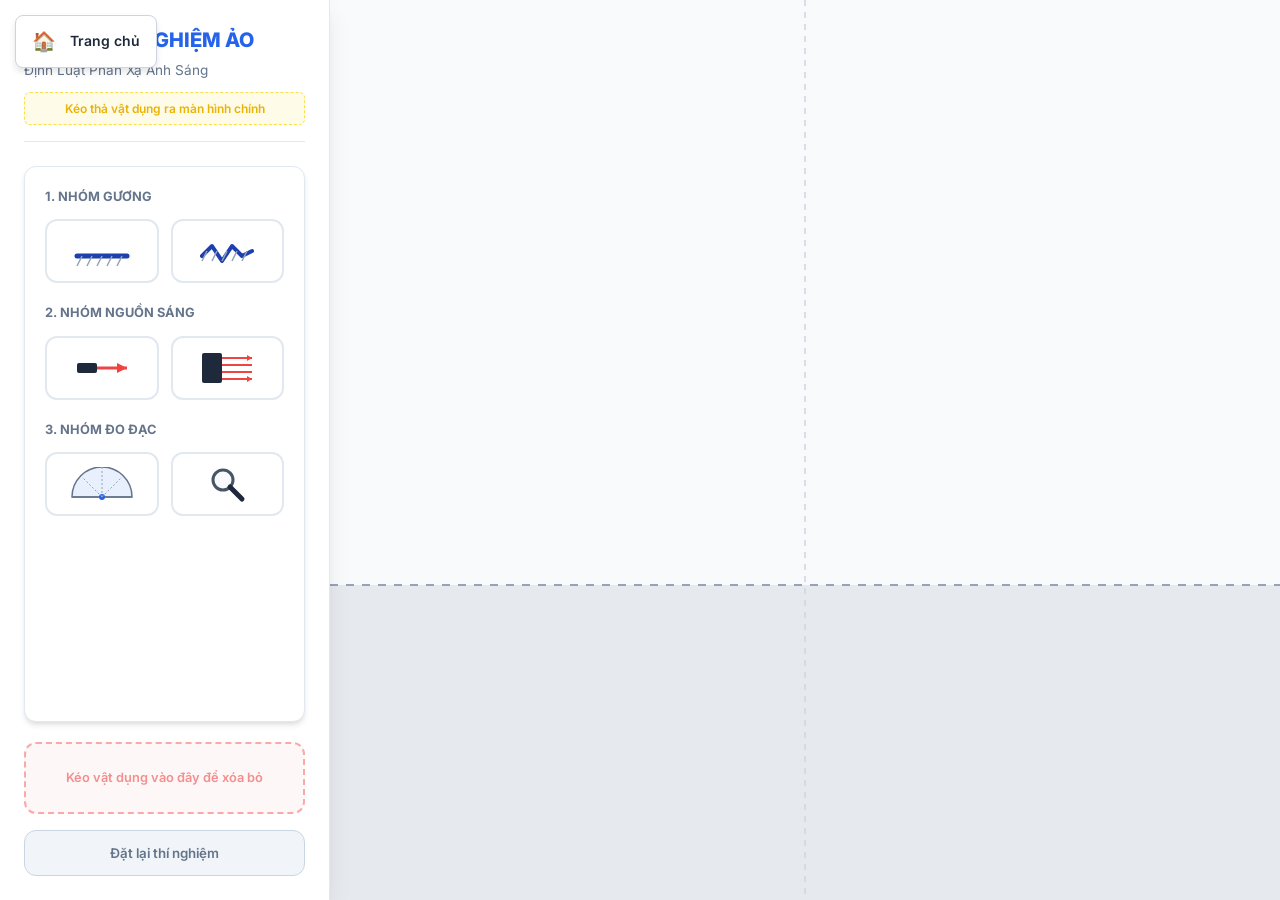
<file: phan-xa-khuech-tan/index.html>
<!DOCTYPE html>
<html lang="vi">

<head>
    <meta charset="UTF-8">
    <meta name="viewport" content="width=device-width, initial-scale=1.0">
    <title>Phòng Thí Nghiệm ẢO: Phản Xạ Ánh Sáng</title>
    <link rel="stylesheet" href="../style.css">
    <link rel="stylesheet" href="style.css">
    <link href="https://fonts.googleapis.com/css2?family=Inter:wght@400;500;600;700;800&display=swap" rel="stylesheet">
</head>

<body>
    <!-- Nút Trang chủ cố định -->
    <a href="../index.html" class="btn-home" style="position: fixed; top: 15px; left: 15px; z-index: 999999; display: inline-flex; align-items: center; justify-content: center; background: #ffffff; color: #1e293b; text-decoration: none; padding: 10px 16px; border-radius: 8px; font-weight: 600; box-shadow: 0 4px 6px rgba(0,0,0,0.1); border: 1px solid #cbd5e1; font-family: 'Inter', sans-serif; font-size: 14px; transition: all 0.2s ease;">
        <span style="font-size: 1.2rem; margin-right: 6px;">🏠</span> Trang chủ
    </a>
    <div class="app-container">
        <!-- Sidebar -->
        <aside class="sidebar">
            <div class="brand">
                <h2>Phòng Thí Nghiệm Ảo</h2>
                <p>Định Luật Phản Xạ Ánh Sáng</p>
                <div class="hint-text">Kéo thả vật dụng ra màn hình chính</div>
            </div>

            <div class="control-panel">
                <div class="tool-group">
                    <h3>1. Nhóm Gương</h3>
                    <div class="tools-grid">
                        <div class="tool-item" draggable="true" data-type="mirror-flat" data-tooltip="Gương phẳng">
                            <svg width="60" height="40" viewBox="0 0 60 40">
                                <path d="M5 25 L55 25" stroke="#1e40af" stroke-width="5" stroke-linecap="round" />
                                <path d="M10 25 L5 35 M20 25 L15 35 M30 25 L25 35 M40 25 L35 35 M50 25 L45 35"
                                    stroke="#94a3b8" stroke-width="1.5" />
                            </svg>
                        </div>
                        <div class="tool-item" draggable="true" data-type="mirror-rough" data-tooltip="Gương gồ ghề">
                            <svg width="60" height="40" viewBox="0 0 60 40">
                                <path d="M5 25 L15 15 L25 30 L35 15 L45 25 L55 20" stroke="#1e40af" stroke-width="4"
                                    fill="none" stroke-linejoin="round" stroke-linecap="round" />
                                <path d="M10 20 L5 30 M20 20 L15 30 M30 20 L25 30 M40 20 L35 30 M50 20 L45 30"
                                    stroke="#94a3b8" stroke-width="1.5" />
                            </svg>
                        </div>
                    </div>
                </div>

                <div class="tool-group">
                    <h3>2. Nhóm Nguồn Sáng</h3>
                    <div class="tools-grid">
                        <div class="tool-item" draggable="true" data-type="ray-single" data-tooltip="1 Tia tới">
                            <svg width="60" height="40" viewBox="0 0 60 40">
                                <rect x="5" y="15" width="20" height="10" fill="#1e293b" rx="2" />
                                <path d="M25 20 L55 20" stroke="#ef4444" stroke-width="3" />
                                <polygon points="45,15 55,20 45,25" fill="#ef4444" />
                            </svg>
                        </div>
                        <div class="tool-item" draggable="true" data-type="ray-parallel" data-tooltip="4 Tia song song">
                            <svg width="60" height="40" viewBox="0 0 60 40">
                                <rect x="5" y="5" width="20" height="30" fill="#1e293b" rx="2" />
                                <path d="M25 10 L55 10" stroke="#ef4444" stroke-width="2" />
                                <polygon points="50,7 55,10 50,13" fill="#ef4444" />
                                <path d="M25 17 L55 17" stroke="#ef4444" stroke-width="2" />
                                <path d="M25 24 L55 24" stroke="#ef4444" stroke-width="2" />
                                <path d="M25 31 L55 31" stroke="#ef4444" stroke-width="2" />
                                <polygon points="50,28 55,31 50,34" fill="#ef4444" />
                            </svg>
                        </div>
                    </div>
                </div>

                <div class="tool-group">
                    <h3>3. Nhóm Đo Đạc</h3>
                    <div class="tools-grid">
                        <div class="tool-item" draggable="true" data-type="protractor" data-tooltip="Thước đo góc">
                            <svg width="70" height="35" viewBox="0 0 70 35">
                                <path d="M5 30 A 30 30 0 0 1 65 30 Z" fill="rgba(37, 99, 235, 0.1)" stroke="#64748b"
                                    stroke-width="1.5" />
                                <path d="M5 30 L65 30" stroke="#64748b" stroke-width="1.5" />
                                <circle cx="35" cy="30" r="3" fill="#2563eb" />
                                <path d="M35 30 L35 0" stroke="#94a3b8" stroke-dasharray="2 2" stroke-width="1" />
                                <path d="M35 30 L15 10 M35 30 L55 10" stroke="#94a3b8" stroke-dasharray="2 2"
                                    stroke-width="1" />
                            </svg>
                        </div>
                        <div class="tool-item" draggable="true" data-type="magnifier" data-tooltip="Kính lúp">
                            <svg width="40" height="40" viewBox="0 0 40 40">
                                <circle cx="16" cy="16" r="10" stroke="#475569" stroke-width="3" fill="#f8fafc" />
                                <line x1="23" y1="23" x2="35" y2="35" stroke="#1e293b" stroke-width="5"
                                    stroke-linecap="round" />
                            </svg>
                        </div>
                    </div>
                </div>


            </div>

            <figure class="trash-zone" id="trash-zone">
                Kéo vật dụng vào đây để xóa bỏ
            </figure>

            <button class="btn-reset" onclick="resetState()">Đặt lại thí nghiệm</button>
        </aside>

        <!-- Main Workspace -->
        <main class="workspace" id="workspace">
            <canvas id="experimentCanvas"></canvas>
            <div id="drag-overlay" class="drag-overlay">Thả dụng cụ vào màn hình</div>
        </main>
    </div>

    <script src="sketch.js"></script>
</body>

</html>
</file>
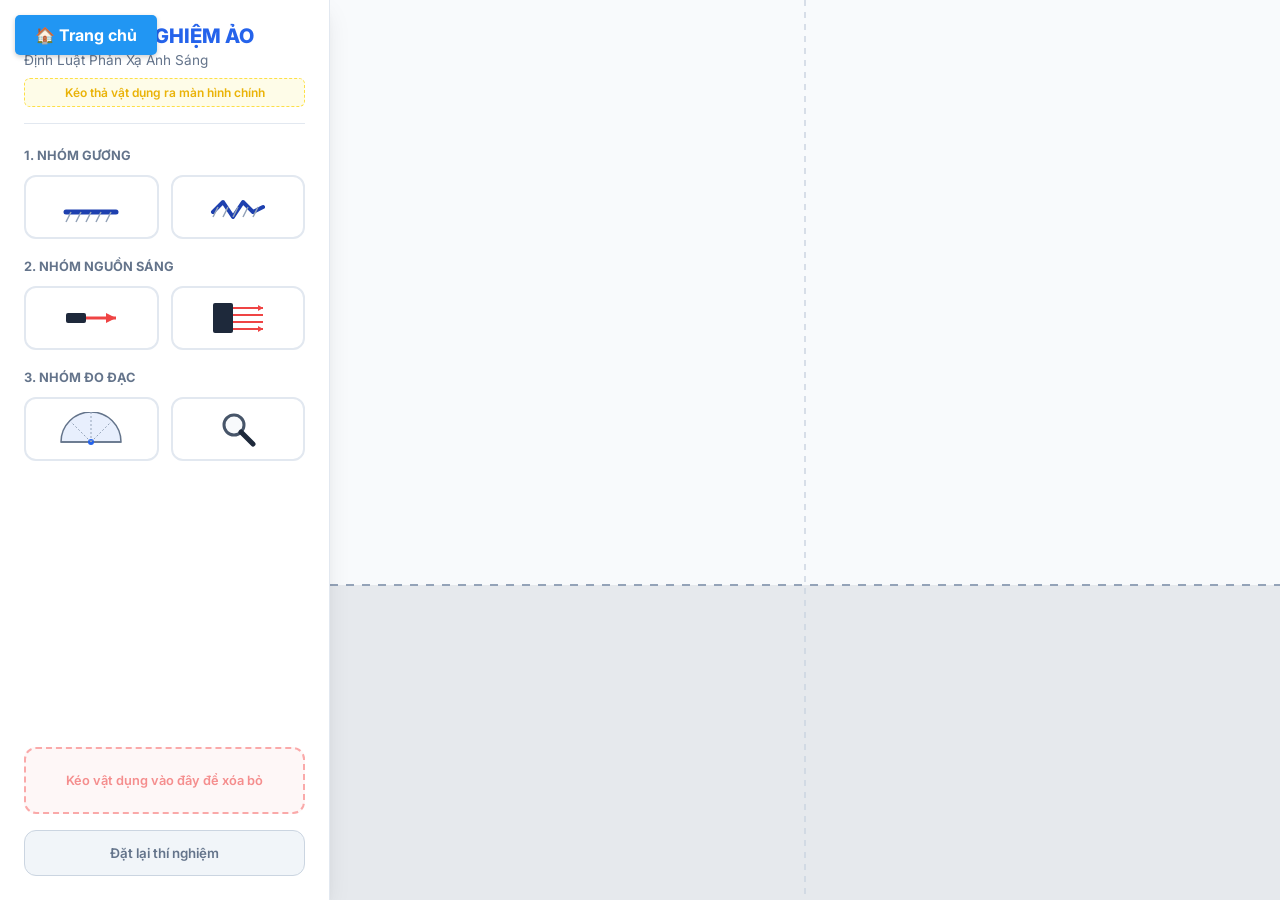
<file: Phan_xa_khuyech_tan/index.html>
<!DOCTYPE html>
<html lang="vi">

<head>
    <meta charset="UTF-8">
    <meta name="viewport" content="width=device-width, initial-scale=1.0">
    <title>Phòng Thí Nghiệm ẢO: Phản Xạ Ánh Sáng</title>
    <link rel="stylesheet" href="style.css">
    <link href="https://fonts.googleapis.com/css2?family=Inter:wght@400;500;600;700;800&display=swap" rel="stylesheet">
</head>

<body>
    <a href="../index.html" style="position: fixed; top: 15px; left: 15px; z-index: 10000; background: #2196F3; color: white; padding: 10px 20px; border-radius: 5px; text-decoration: none; font-weight: bold; box-shadow: 0 2px 5px rgba(0,0,0,0.2);">🏠 Trang chủ</a>
    <div class="app-container">
        <!-- Sidebar -->
        <aside class="sidebar">
            <div class="brand">
                <h2>Phòng Thí Nghiệm Ảo</h2>
                <p>Định Luật Phản Xạ Ánh Sáng</p>
                <div class="hint-text">Kéo thả vật dụng ra màn hình chính</div>
            </div>

            <div class="control-panel">
                <div class="tool-group">
                    <h3>1. Nhóm Gương</h3>
                    <div class="tools-grid">
                        <div class="tool-item" draggable="true" data-type="mirror-flat" data-tooltip="Gương phẳng">
                            <svg width="60" height="40" viewBox="0 0 60 40">
                                <path d="M5 25 L55 25" stroke="#1e40af" stroke-width="5" stroke-linecap="round" />
                                <path d="M10 25 L5 35 M20 25 L15 35 M30 25 L25 35 M40 25 L35 35 M50 25 L45 35"
                                    stroke="#94a3b8" stroke-width="1.5" />
                            </svg>
                        </div>
                        <div class="tool-item" draggable="true" data-type="mirror-rough" data-tooltip="Gương gồ ghề">
                            <svg width="60" height="40" viewBox="0 0 60 40">
                                <path d="M5 25 L15 15 L25 30 L35 15 L45 25 L55 20" stroke="#1e40af" stroke-width="4"
                                    fill="none" stroke-linejoin="round" stroke-linecap="round" />
                                <path d="M10 20 L5 30 M20 20 L15 30 M30 20 L25 30 M40 20 L35 30 M50 20 L45 30"
                                    stroke="#94a3b8" stroke-width="1.5" />
                            </svg>
                        </div>
                    </div>
                </div>

                <div class="tool-group">
                    <h3>2. Nhóm Nguồn Sáng</h3>
                    <div class="tools-grid">
                        <div class="tool-item" draggable="true" data-type="ray-single" data-tooltip="1 Tia tới">
                            <svg width="60" height="40" viewBox="0 0 60 40">
                                <rect x="5" y="15" width="20" height="10" fill="#1e293b" rx="2" />
                                <path d="M25 20 L55 20" stroke="#ef4444" stroke-width="3" />
                                <polygon points="45,15 55,20 45,25" fill="#ef4444" />
                            </svg>
                        </div>
                        <div class="tool-item" draggable="true" data-type="ray-parallel" data-tooltip="4 Tia song song">
                            <svg width="60" height="40" viewBox="0 0 60 40">
                                <rect x="5" y="5" width="20" height="30" fill="#1e293b" rx="2" />
                                <path d="M25 10 L55 10" stroke="#ef4444" stroke-width="2" />
                                <polygon points="50,7 55,10 50,13" fill="#ef4444" />
                                <path d="M25 17 L55 17" stroke="#ef4444" stroke-width="2" />
                                <path d="M25 24 L55 24" stroke="#ef4444" stroke-width="2" />
                                <path d="M25 31 L55 31" stroke="#ef4444" stroke-width="2" />
                                <polygon points="50,28 55,31 50,34" fill="#ef4444" />
                            </svg>
                        </div>
                    </div>
                </div>

                <div class="tool-group">
                    <h3>3. Nhóm Đo Đạc</h3>
                    <div class="tools-grid">
                        <div class="tool-item" draggable="true" data-type="protractor" data-tooltip="Thước đo góc">
                            <svg width="70" height="35" viewBox="0 0 70 35">
                                <path d="M5 30 A 30 30 0 0 1 65 30 Z" fill="rgba(37, 99, 235, 0.1)" stroke="#64748b"
                                    stroke-width="1.5" />
                                <path d="M5 30 L65 30" stroke="#64748b" stroke-width="1.5" />
                                <circle cx="35" cy="30" r="3" fill="#2563eb" />
                                <path d="M35 30 L35 0" stroke="#94a3b8" stroke-dasharray="2 2" stroke-width="1" />
                                <path d="M35 30 L15 10 M35 30 L55 10" stroke="#94a3b8" stroke-dasharray="2 2"
                                    stroke-width="1" />
                            </svg>
                        </div>
                        <div class="tool-item" draggable="true" data-type="magnifier" data-tooltip="Kính lúp">
                            <svg width="40" height="40" viewBox="0 0 40 40">
                                <circle cx="16" cy="16" r="10" stroke="#475569" stroke-width="3" fill="#f8fafc" />
                                <line x1="23" y1="23" x2="35" y2="35" stroke="#1e293b" stroke-width="5"
                                    stroke-linecap="round" />
                            </svg>
                        </div>
                    </div>
                </div>


            </div>

            <figure class="trash-zone" id="trash-zone">
                Kéo vật dụng vào đây để xóa bỏ
            </figure>

            <button class="btn-reset" onclick="resetState()">Đặt lại thí nghiệm</button>
        </aside>

        <!-- Main Workspace -->
        <main class="workspace" id="workspace">
            <canvas id="experimentCanvas"></canvas>
            <div id="drag-overlay" class="drag-overlay">Thả dụng cụ vào màn hình</div>
        </main>
    </div>

    <script src="sketch.js"></script>
</body>

</html>
</file>
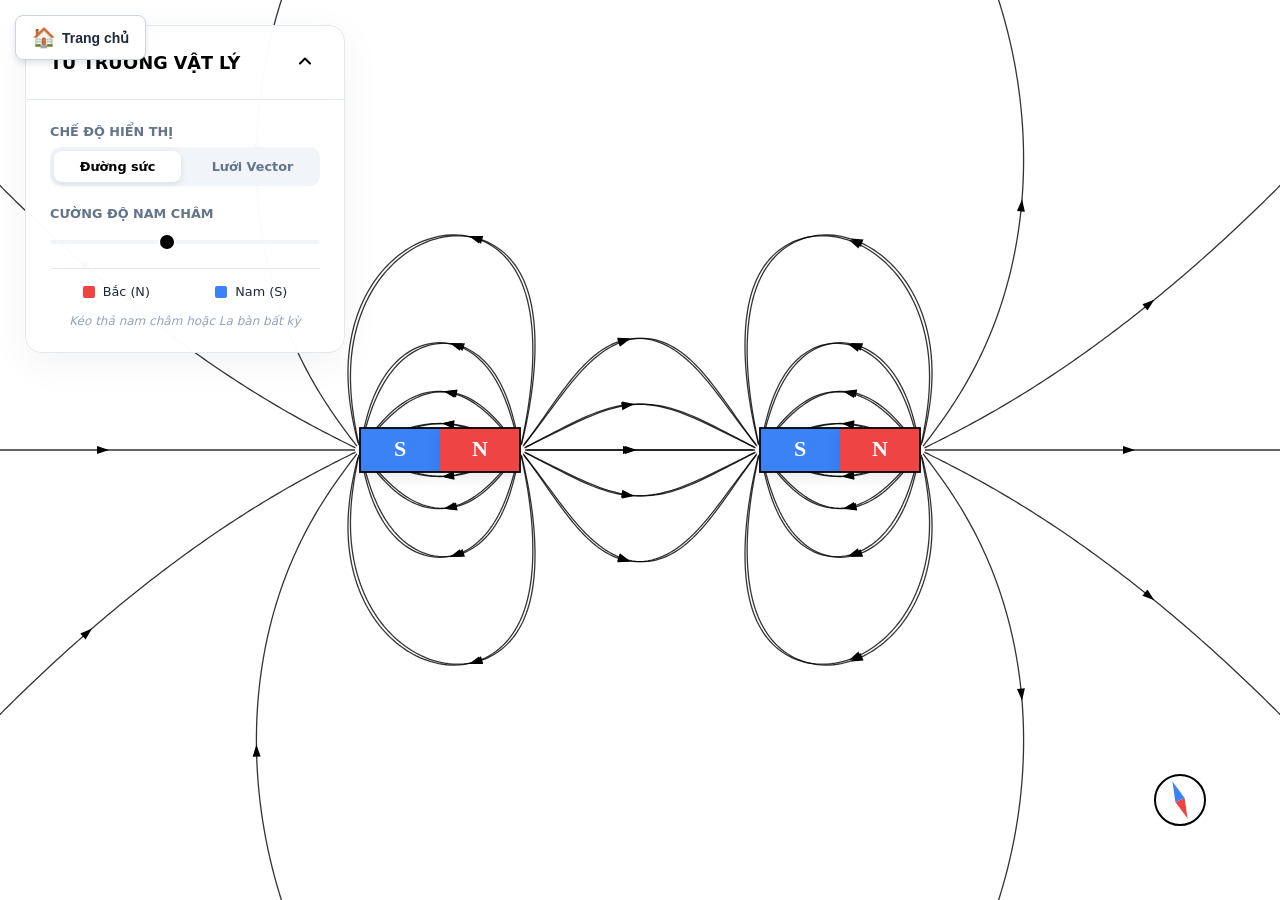
<file: tu-truong/index.html>
<!DOCTYPE html>
<html lang="vi">

<head>
    <meta charset="UTF-8">
    <meta name="viewport" content="width=device-width, initial-scale=1.0">
    <title>Thí Nghiệm Từ Trường - Chế Độ Vector Field & La Bàn</title>
    <style>
        :root {
            --primary-red: #ef4444;
            --primary-blue: #3b82f6;
            --bg-white: #ffffff;
            --panel-bg: rgba(255, 255, 255, 0.98);
            --text-dark: #1e293b;
            --border: #e2e8f0;
            --accent: #000000;
        }

        * {
            margin: 0;
            padding: 0;
            box-sizing: border-box;
            font-family: 'Inter', system-ui, -apple-system, sans-serif;
        }

        body {
            background-color: var(--bg-white);
            color: var(--text-dark);
            height: 100vh;
            overflow: hidden;
            display: flex;
        }

        #canvas-container {
            flex-grow: 1;
            position: relative;
            background-color: var(--bg-white);
        }

        canvas {
            display: block;
            width: 100%;
            height: 100%;
        }

        .controls {
            position: absolute;
            top: 25px;
            left: 25px;
            background: var(--panel-bg);
            border: 1px solid var(--border);
            border-radius: 16px;
            box-shadow: 0 10px 40px rgba(0, 0, 0, 0.05);
            width: 320px;
            z-index: 10;
            overflow: hidden;
            transition: all 0.4s cubic-bezier(0.4, 0, 0.2, 1);
            max-height: 800px;
        }

        .controls.collapsed {
            max-height: 70px;
            width: 220px;
        }

        .panel-header {
            padding: 20px 24px;
            display: flex;
            align-items: center;
            justify-content: space-between;
            cursor: pointer;
            border-bottom: 1px solid var(--border);
        }

        h1 {
            font-size: 1.1rem;
            font-weight: 800;
            color: #000;
            margin: 0;
        }

        .collapse-btn {
            background: none;
            border: none;
            cursor: pointer;
            padding: 5px;
            transition: transform 0.4s;
        }

        .collapsed .collapse-btn {
            transform: rotate(180deg);
        }

        .panel-content {
            padding: 24px;
        }

        .collapsed .panel-content {
            display: none;
        }

        .control-group {
            margin-bottom: 20px;
        }

        label {
            display: block;
            font-size: 0.8rem;
            margin-bottom: 8px;
            color: #64748b;
            font-weight: 700;
            text-transform: uppercase;
        }

        input[type="range"] {
            width: 100%;
            height: 4px;
            background: #f1f5f9;
            border-radius: 2px;
            appearance: none;
            outline: none;
        }

        input[type="range"]::-webkit-slider-thumb {
            appearance: none;
            width: 18px;
            height: 18px;
            background: #000;
            border: 2px solid #fff;
            border-radius: 50%;
            cursor: pointer;
        }

        .mode-switch {
            display: grid;
            grid-template-columns: 1fr 1fr;
            gap: 8px;
            margin-bottom: 20px;
            background: #f1f5f9;
            padding: 4px;
            border-radius: 10px;
        }

        .mode-btn {
            padding: 8px;
            border: none;
            border-radius: 8px;
            font-size: 0.8rem;
            font-weight: 600;
            cursor: pointer;
            background: transparent;
            color: #64748b;
            transition: all 0.2s;
        }

        .mode-btn.active {
            background: #fff;
            color: #000;
            box-shadow: 0 2px 6px rgba(0, 0, 0, 0.1);
        }

        .legend {
            display: flex;
            justify-content: space-around;
            margin-top: 15px;
            padding-top: 15px;
            border-top: 1px solid var(--border);
        }

        .legend-item {
            display: flex;
            align-items: center;
            gap: 8px;
            font-size: 0.8rem;
            font-weight: 500;
        }

        .dot {
            width: 12px;
            height: 12px;
            border-radius: 2px;
        }

        .red {
            background-color: var(--primary-red);
        }

        .blue {
            background-color: var(--primary-blue);
        }

        .hint {
            font-size: 0.75rem;
            color: #94a3b8;
            margin-top: 15px;
            text-align: center;
            font-style: italic;
        }
    </style>
</head>

<body>
    <!-- Nút Trang chủ cố định -->
    <a href="../index.html" class="btn-home" style="position: fixed; top: 15px; left: 15px; z-index: 999999; display: inline-flex; align-items: center; justify-content: center; background: #ffffff; color: #1e293b; text-decoration: none; padding: 10px 16px; border-radius: 8px; font-weight: 600; box-shadow: 0 4px 6px rgba(0,0,0,0.1); border: 1px solid #cbd5e1; font-family: 'Inter', sans-serif; font-size: 14px; transition: all 0.2s ease;">
        <span style="font-size: 1.2rem; margin-right: 6px;">🏠</span> Trang chủ
    </a>
    <div id="canvas-container">
        <canvas id="fieldCanvas"></canvas>
        <div class="controls" id="controlPanel">
            <div class="panel-header" onclick="togglePanel()">
                <h1>TỪ TRƯỜNG VẬT LÝ</h1>
                <button class="collapse-btn">
                    <svg width="20" height="20" viewBox="0 0 24 24" fill="none" stroke="currentColor" stroke-width="2.5"
                        stroke-linecap="round" stroke-linejoin="round">
                        <polyline points="18 15 12 9 6 15"></polyline>
                    </svg>
                </button>
            </div>

            <div class="panel-content">
                <label>Chế độ hiển thị</label>
                <div class="mode-switch">
                    <button id="modeLines" class="mode-btn active" onclick="setMode('lines')">Đường sức</button>
                    <button id="modeGrid" class="mode-btn" onclick="setMode('grid')">Lưới Vector</button>
                </div>

                <div class="control-group">
                    <label for="strengthSlider">Cường độ nam châm</label>
                    <input type="range" id="strengthSlider" min="100" max="800" value="400">
                </div>

                <div id="gridControls" class="control-group" style="display: none;">
                    <label for="densitySlider">Mật độ lưới (Grid)</label>
                    <input type="range" id="densitySlider" min="20" max="60" value="35">
                </div>

                <div class="legend">
                    <div class="legend-item">
                        <div class="dot red"></div><span>Bắc (N)</span>
                    </div>
                    <div class="legend-item">
                        <div class="dot blue"></div><span>Nam (S)</span>
                    </div>
                </div>

                <p class="hint">Kéo thả nam châm hoặc La bàn bất kỳ</p>
            </div>
        </div>
    </div>

    <script>
        const canvas = document.getElementById('fieldCanvas');
        const ctx = canvas.getContext('2d');
        const strengthSlider = document.getElementById('strengthSlider');
        const densitySlider = document.getElementById('densitySlider');
        const controlPanel = document.getElementById('controlPanel');
        const gridControls = document.getElementById('gridControls');

        let width, height;
        let magnets = [];
        let compass = { x: 0, y: 0, radius: 25, active: true };
        let displayMode = 'lines'; // 'lines' or 'grid'
        let draggingMagnet = null;
        let draggingCompass = false;

        class Magnet {
            constructor(x, y, angle) {
                this.x = x; this.y = y; this.angle = angle;
                this.length = 160; this.width = 44;
            }

            getNorthPole() {
                return { x: this.x + Math.cos(this.angle) * (this.length / 2), y: this.y + Math.sin(this.angle) * (this.length / 2) };
            }

            getSouthPole() {
                return { x: this.x - Math.cos(this.angle) * (this.length / 2), y: this.y - Math.sin(this.angle) * (this.length / 2) };
            }

            draw() {
                ctx.save();
                ctx.translate(this.x, this.y);
                ctx.rotate(this.angle);
                ctx.shadowColor = 'rgba(0,0,0,0.1)'; ctx.shadowBlur = 15; ctx.shadowOffsetY = 5;

                ctx.fillStyle = '#3b82f6'; ctx.fillRect(-this.length / 2, -this.width / 2, this.length / 2, this.width);
                ctx.fillStyle = '#ef4444'; ctx.fillRect(0, -this.width / 2, this.length / 2, this.width);
                ctx.shadowColor = 'transparent';

                ctx.fillStyle = 'white'; ctx.font = 'bold 22px Inter'; ctx.textAlign = 'center'; ctx.textBaseline = 'middle';
                ctx.fillText('S', -this.length / 4, 0); ctx.fillText('N', this.length / 4, 0);

                ctx.strokeStyle = '#000'; ctx.lineWidth = 1.8; ctx.strokeRect(-this.length / 2, -this.width / 2, this.length, this.width);
                ctx.restore();
            }

            isPointInside(px, py) {
                const dx = px - this.x, dy = py - this.y;
                const lx = dx * Math.cos(-this.angle) - dy * Math.sin(-this.angle);
                const ly = dx * Math.sin(-this.angle) + dy * Math.cos(-this.angle);
                return Math.abs(lx) < this.length / 2 && Math.abs(ly) < this.width / 2;
            }
        }

        function togglePanel() { controlPanel.classList.toggle('collapsed'); }

        function setMode(mode) {
            displayMode = mode;
            document.getElementById('modeLines').classList.toggle('active', mode === 'lines');
            document.getElementById('modeGrid').classList.toggle('active', mode === 'grid');
            gridControls.style.display = (mode === 'grid') ? 'block' : 'none';
        }

        function resize() {
            width = canvas.width = window.innerWidth;
            height = canvas.height = window.innerHeight;
            if (compass.x === 0) { compass.x = width - 100; compass.y = height - 100; }
        }

        window.addEventListener('resize', resize);
        resize();

        magnets.push(new Magnet(width / 2 - 200, height / 2, 0));
        magnets.push(new Magnet(width / 2 + 200, height / 2, 0));

        canvas.addEventListener('mousedown', e => {
            const mx = e.clientX, my = e.clientY;
            const distComp = Math.sqrt((mx - compass.x) ** 2 + (my - compass.y) ** 2);
            if (distComp < compass.radius) { draggingCompass = true; return; }
            for (let m of magnets) { if (m.isPointInside(mx, my)) { draggingMagnet = m; break; } }
        });

        window.addEventListener('mousemove', e => {
            if (draggingCompass) { compass.x = e.clientX; compass.y = e.clientY; }
            if (draggingMagnet) { draggingMagnet.x = e.clientX; draggingMagnet.y = e.clientY; }
        });

        window.addEventListener('mouseup', () => { draggingMagnet = null; draggingCompass = false; });

        function getFieldAt(x, y) {
            let fx = 0, fy = 0;
            const s = parseInt(strengthSlider.value);
            magnets.forEach(m => {
                const np = m.getNorthPole(), sp = m.getSouthPole();
                const dnx = x - np.x, dny = y - np.y, distN2 = dnx * dnx + dny * dny + 200;
                fx += (dnx / Math.sqrt(distN2)) * (s * 100 / distN2);
                fy += (dny / Math.sqrt(distN2)) * (s * 100 / distN2);
                const dsx = x - sp.x, dsy = y - sp.y, distS2 = dsx * dsx + dsy * dsy + 200;
                fx -= (dsx / Math.sqrt(distS2)) * (s * 100 / distS2);
                fy -= (dsy / Math.sqrt(distS2)) * (s * 100 / distS2);
            });
            return { x: fx, y: fy };
        }

        function drawCompass() {
            ctx.save();
            ctx.translate(compass.x, compass.y);
            // Outer ring
            ctx.beginPath(); ctx.arc(0, 0, compass.radius, 0, Math.PI * 2);
            ctx.fillStyle = '#fff'; ctx.fill();
            ctx.strokeStyle = '#000'; ctx.lineWidth = 2; ctx.stroke();

            // Pointer
            const f = getFieldAt(compass.x, compass.y);
            const angle = Math.atan2(f.y, f.x);
            ctx.rotate(angle);

            ctx.beginPath(); ctx.moveTo(compass.radius - 5, 0); ctx.lineTo(0, -5); ctx.lineTo(0, 5); ctx.closePath();
            ctx.fillStyle = '#ef4444'; ctx.fill(); // North needle
            ctx.beginPath(); ctx.moveTo(-(compass.radius - 5), 0); ctx.lineTo(0, -5); ctx.lineTo(0, 5); ctx.closePath();
            ctx.fillStyle = '#3b82f6'; ctx.fill(); // South needle
            ctx.restore();
        }

        function drawGrid() {
            const step = parseInt(densitySlider.value);
            for (let x = step / 2; x < width; x += step) {
                for (let y = step / 2; y < height; y += step) {
                    const f = getFieldAt(x, y);
                    const mag = Math.sqrt(f.x * f.x + f.y * f.y);
                    if (mag < 0.001) continue;

                    const angle = Math.atan2(f.y, f.x);
                    const alpha = Math.min(mag * 2, 1);
                    const len = Math.min(step * 0.4, mag * 50);

                    ctx.save();
                    ctx.translate(x, y);
                    ctx.rotate(angle);
                    ctx.strokeStyle = `rgba(0,0,0,${alpha})`;
                    ctx.lineWidth = 1.2;
                    ctx.beginPath(); ctx.moveTo(-len / 2, 0); ctx.lineTo(len / 2, 0); ctx.stroke();
                    // Arrow head
                    ctx.beginPath(); ctx.moveTo(len / 2, 0); ctx.lineTo(len / 2 - 4, -3); ctx.lineTo(len / 2 - 4, 3); ctx.closePath();
                    ctx.fillStyle = `rgba(0,0,0,${alpha})`; ctx.fill();
                    ctx.restore();
                }
            }
        }

        function drawLines() {
            const linesPerPole = 14;
            magnets.forEach(m => {
                const np = m.getNorthPole();
                for (let i = 0; i < linesPerPole; i++) {
                    const a = m.angle + (i / linesPerPole) * Math.PI * 2;
                    traceAndRender(np.x + Math.cos(a) * 5, np.y + Math.sin(a) * 5, 1);
                }
                const sp = m.getSouthPole();
                for (let i = 0; i < linesPerPole; i++) {
                    const a = m.angle + (i / linesPerPole) * Math.PI * 2;
                    traceAndRender(sp.x + Math.cos(a) * 5, sp.y + Math.sin(a) * 5, -1);
                }
            });
        }

        function traceAndRender(sx, sy, dir) {
            let cx = sx, cy = sy;
            let path = [{ x: cx, y: cy }];
            for (let s = 0; s < 400; s++) {
                const f = getFieldAt(cx, cy);
                const m = Math.sqrt(f.x * f.x + f.y * f.y);
                if (m < 0.01) break;
                cx += (f.x / m) * 4 * dir; cy += (f.y / m) * 4 * dir;
                path.push({ x: cx, y: cy });
                let stop = false;
                magnets.forEach(mag => {
                    if (Math.sqrt((cx - mag.getNorthPole().x) ** 2 + (cy - mag.getNorthPole().y) ** 2) < 8) stop = true;
                    if (Math.sqrt((cx - mag.getSouthPole().x) ** 2 + (cy - mag.getSouthPole().y) ** 2) < 8) stop = true;
                });
                if (stop || cx < -100 || cx > width + 100 || cy < -100 || cy > height + 100) break;
            }
            if (path.length < 10) return;
            if (dir === -1) path.reverse();

            ctx.beginPath(); ctx.moveTo(path[0].x, path[0].y);
            ctx.strokeStyle = 'rgba(0,0,0,0.8)'; ctx.lineWidth = 1.3;
            for (let i = 1; i < path.length; i++) ctx.lineTo(path[i].x, path[i].y);
            ctx.stroke();

            const mid = Math.floor(path.length * 0.45);
            if (mid > 0) {
                const p1 = path[mid - 1], p2 = path[mid];
                const angle = Math.atan2(p2.y - p1.y, p2.x - p1.x);
                ctx.save(); ctx.translate(p2.x, p2.y); ctx.rotate(angle);
                ctx.beginPath(); ctx.moveTo(6, 0); ctx.lineTo(-6, -4); ctx.lineTo(-6, 4); ctx.closePath();
                ctx.fillStyle = '#000'; ctx.fill(); ctx.restore();
            }
        }

        function animate() {
            ctx.clearRect(0, 0, width, height);
            if (displayMode === 'lines') drawLines(); else drawGrid();
            magnets.forEach(m => m.draw());
            drawCompass();
            requestAnimationFrame(animate);
        }
        animate();
    </script>
</body>

</html>
</file>
<file: style.css>
/* HỆ THỐNG THIẾT KẾ DÙNG CHUNG (DESIGN SYSTEM) - MÔ PHỎNG VẬT LÝ 7 */
:root {
    /* Tông màu chuyên nghiệp (Xanh lam - xám) */
    --primary-color: #2563eb;
    --primary-hover: #1d4ed8;
    --secondary-color: #475569;
    --bg-light: #f8fafc;
    --bg-white: #ffffff;
    --text-main: #1e293b;
    --text-muted: #64748b;
    --border-color: #e2e8f0;
    
    /* Hiệu ứng bóng đổ */
    --shadow-sm: 0 1px 2px 0 rgba(0, 0, 0, 0.05);
    --shadow-md: 0 4px 6px -1px rgba(0, 0, 0, 0.1), 0 2px 4px -1px rgba(0, 0, 0, 0.06);
    --shadow-lg: 0 10px 15px -3px rgba(0, 0, 0, 0.1), 0 4px 6px -2px rgba(0, 0, 0, 0.05);
}

/* Font chữ dễ đọc & Làm sạch giao diện (CSS Reset) */
* {
    margin: 0;
    padding: 0;
    box-sizing: border-box;
    font-family: 'Inter', system-ui, -apple-system, sans-serif;
}

body {
    background-color: var(--bg-light);
    color: var(--text-main);
    line-height: 1.6;
    -webkit-font-smoothing: antialiased;
    -moz-osx-font-smoothing: grayscale;
}

/* Giao diện tương tác chuẩn */
.btn-primary {
    display: inline-flex;
    align-items: center;
    justify-content: center;
    padding: 10px 20px;
    background-color: var(--primary-color);
    color: var(--bg-white);
    font-weight: 600;
    font-size: 0.95rem;
    text-decoration: none;
    border-radius: 8px;
    border: none;
    cursor: pointer;
    transition: all 0.2s ease;
    box-shadow: var(--shadow-sm);
}

.btn-primary:hover {
    background-color: var(--primary-hover);
    transform: translateY(-1px);
    box-shadow: var(--shadow-md);
}

.btn-primary:active {
    transform: translateY(0);
}

/* Bảng điều khiển chuẩn */
.control-panel {
    background: var(--bg-white);
    border: 1px solid var(--border-color);
    border-radius: 12px;
    box-shadow: var(--shadow-md);
    padding: 20px;
}
</file>
<file: phan-xa-khuech-tan/style.css>
:root {
    --bg-color: #f1f5f9;
    --sidebar-bg: #ffffff;
    --primary: #2563eb;
    --primary-hover: #1d4ed8;
    --text-main: #0f172a;
    --text-muted: #64748b;
    --border: #e2e8f0;
    --shadow: 0 10px 25px -5px rgba(0, 0, 0, 0.1), 0 8px 10px -6px rgba(0, 0, 0, 0.1);
}

* {
    box-sizing: border-box;
    margin: 0;
    padding: 0;
}

body {
    font-family: 'Inter', sans-serif;
    color: var(--text-main);
    height: 100vh;
    overflow: hidden;
    user-select: none;
}

.app-container {
    width: 100vw;
    height: 100vh;
    display: flex;
    background: var(--bg-color);
}

.sidebar {
    width: 330px;
    min-width: 330px;
    background: var(--sidebar-bg);
    border-right: 1px solid var(--border);
    display: flex;
    flex-direction: column;
    padding: 24px;
    box-shadow: var(--shadow);
    z-index: 10;
    overflow-y: auto;
}

.brand {
    margin-bottom: 24px;
    padding-bottom: 16px;
    border-bottom: 1px solid var(--border);
}

.brand h2 {
    font-size: 1.25rem;
    font-weight: 800;
    color: var(--primary);
    text-transform: uppercase;
}

.brand p {
    font-size: 0.85rem;
    color: var(--text-muted);
    margin-top: 4px;
}

.hint-text {
    font-size: 0.75rem;
    color: #eab308;
    background: #fefce8;
    padding: 6px 10px;
    border-radius: 6px;
    margin-top: 10px;
    font-weight: 600;
    border: 1px dashed #fde047;
    text-align: center;
}

.control-panel {
    display: flex;
    flex-direction: column;
    gap: 20px;
    flex: 1;
}

.tool-group h3 {
    font-size: 0.8rem;
    color: var(--text-muted);
    margin-bottom: 12px;
    font-weight: 700;
    text-transform: uppercase;
}

.tools-grid {
    display: grid;
    grid-template-columns: 1fr 1fr;
    gap: 12px;
}

.tools-grid.single {
    grid-template-columns: 1fr;
}

.tool-item {
    background: #ffffff;
    border: 2px solid var(--border);
    border-radius: 12px;
    height: 64px;
    display: flex;
    justify-content: center;
    align-items: center;
    cursor: grab;
    position: relative;
    transition: all 0.2s cubic-bezier(0.4, 0, 0.2, 1);
}

.tool-item:hover {
    border-color: var(--primary);
    transform: translateY(-2px);
    box-shadow: 0 4px 12px rgba(37, 99, 235, 0.15);
}

.tool-item:active {
    cursor: grabbing;
    transform: scale(0.95);
}

.tool-item::after {
    content: attr(data-tooltip);
    position: absolute;
    bottom: -32px;
    left: 50%;
    transform: translateX(-50%);
    background: #1e293b;
    color: #ffffff;
    padding: 6px 10px;
    border-radius: 6px;
    font-size: 0.75rem;
    font-weight: 500;
    white-space: nowrap;
    opacity: 0;
    pointer-events: none;
    transition: opacity 0.2s;
    z-index: 100;
}

.tool-item:hover::after {
    opacity: 1;
}

.slider-wrapper {
    margin-top: auto;
    background: #f8fafc;
    padding: 16px;
    border-radius: 12px;
    border: 1px solid var(--border);
}

.slider-wrapper small {
    display: block;
    margin-top: 8px;
    color: var(--text-muted);
    font-size: 0.75rem;
    line-height: 1.4;
}

.slider-header {
    display: flex;
    justify-content: space-between;
    align-items: center;
    margin-bottom: 12px;
}

.slider-header label {
    font-size: 0.8rem;
    font-weight: 600;
    color: #334155;
}

.badge {
    background: var(--primary);
    color: white;
    padding: 2px 8px;
    border-radius: 12px;
    font-size: 0.75rem;
    font-weight: 700;
}

input[type="range"] {
    width: 100%;
    accent-color: var(--primary);
    cursor: pointer;
}

.trash-zone {
    margin-top: 20px;
    border: 2px dashed #f87171;
    background: #fef2f2;
    color: #ef4444;
    border-radius: 12px;
    padding: 24px 10px;
    text-align: center;
    font-size: 0.8rem;
    font-weight: 600;
    opacity: 0.6;
    transition: all 0.3s;
}

.trash-zone.drag-over {
    opacity: 1;
    background: #fca5a5;
    color: #7f1d1d;
    transform: scale(1.02);
}

.btn-reset {
    margin-top: 16px;
    width: 100%;
    padding: 14px;
    background: #f1f5f9;
    color: #64748b;
    border: 1px solid #cbd5e1;
    border-radius: 12px;
    font-family: inherit;
    font-weight: 600;
    cursor: pointer;
    transition: all 0.2s;
}

.btn-reset:hover {
    background: #e2e8f0;
    color: #334155;
}

.workspace {
    flex: 1;
    position: relative;
    background: #ffffff;
}

#experimentCanvas {
    width: 100%;
    height: 100%;
    display: block;
}

.drag-overlay {
    position: absolute;
    inset: 10px;
    border: 3px dashed var(--primary);
    background: rgba(239, 246, 255, 0.7);
    border-radius: 16px;
    display: flex;
    justify-content: center;
    align-items: center;
    font-size: 1.5rem;
    font-weight: 700;
    color: var(--primary);
    pointer-events: none;
    opacity: 0;
    transition: opacity 0.2s;
}

.workspace.drag-over .drag-overlay {
    opacity: 1;
}

.btn-home {
    position: absolute;
    top: 10px;
    left: 10px;
    padding: 10px 20px;
    background: white;
    border: 2px solid var(--primary);
    border-radius: 12px;
    text-decoration: none;
    color: var(--primary);
    font-weight: bold;
    display: flex;
    align-items: center;
    gap: 8px;
    box-shadow: 0 4px 12px rgba(0, 0, 0, 0.1);
    z-index: 9999;
    transition: all 0.3s ease;
    font-size: 14px;
}

.btn-home:hover {
    background: var(--primary);
    color: white;
    transform: translateY(-2px);
    box-shadow: 0 6px 15px rgba(37, 99, 235, 0.3);
}
</file>
<file: Phan_xa_khuyech_tan/style.css>
:root {
    --bg-color: #f1f5f9;
    --sidebar-bg: #ffffff;
    --primary: #2563eb;
    --primary-hover: #1d4ed8;
    --text-main: #0f172a;
    --text-muted: #64748b;
    --border: #e2e8f0;
    --shadow: 0 10px 25px -5px rgba(0, 0, 0, 0.1), 0 8px 10px -6px rgba(0, 0, 0, 0.1);
}

* {
    box-sizing: border-box;
    margin: 0;
    padding: 0;
}

body {
    font-family: 'Inter', sans-serif;
    color: var(--text-main);
    height: 100vh;
    overflow: hidden;
    user-select: none;
}

.app-container {
    width: 100vw;
    height: 100vh;
    display: flex;
    background: var(--bg-color);
}

.sidebar {
    width: 330px;
    min-width: 330px;
    background: var(--sidebar-bg);
    border-right: 1px solid var(--border);
    display: flex;
    flex-direction: column;
    padding: 24px;
    box-shadow: var(--shadow);
    z-index: 10;
    overflow-y: auto;
}

.brand {
    margin-bottom: 24px;
    padding-bottom: 16px;
    border-bottom: 1px solid var(--border);
}

.brand h2 {
    font-size: 1.25rem;
    font-weight: 800;
    color: var(--primary);
    text-transform: uppercase;
}

.brand p {
    font-size: 0.85rem;
    color: var(--text-muted);
    margin-top: 4px;
}

.hint-text {
    font-size: 0.75rem;
    color: #eab308;
    background: #fefce8;
    padding: 6px 10px;
    border-radius: 6px;
    margin-top: 10px;
    font-weight: 600;
    border: 1px dashed #fde047;
    text-align: center;
}

.control-panel {
    display: flex;
    flex-direction: column;
    gap: 20px;
    flex: 1;
}

.tool-group h3 {
    font-size: 0.8rem;
    color: var(--text-muted);
    margin-bottom: 12px;
    font-weight: 700;
    text-transform: uppercase;
}

.tools-grid {
    display: grid;
    grid-template-columns: 1fr 1fr;
    gap: 12px;
}

.tools-grid.single {
    grid-template-columns: 1fr;
}

.tool-item {
    background: #ffffff;
    border: 2px solid var(--border);
    border-radius: 12px;
    height: 64px;
    display: flex;
    justify-content: center;
    align-items: center;
    cursor: grab;
    position: relative;
    transition: all 0.2s cubic-bezier(0.4, 0, 0.2, 1);
}

.tool-item:hover {
    border-color: var(--primary);
    transform: translateY(-2px);
    box-shadow: 0 4px 12px rgba(37, 99, 235, 0.15);
}

.tool-item:active {
    cursor: grabbing;
    transform: scale(0.95);
}

.tool-item::after {
    content: attr(data-tooltip);
    position: absolute;
    bottom: -32px;
    left: 50%;
    transform: translateX(-50%);
    background: #1e293b;
    color: #ffffff;
    padding: 6px 10px;
    border-radius: 6px;
    font-size: 0.75rem;
    font-weight: 500;
    white-space: nowrap;
    opacity: 0;
    pointer-events: none;
    transition: opacity 0.2s;
    z-index: 100;
}

.tool-item:hover::after {
    opacity: 1;
}

.slider-wrapper {
    margin-top: auto;
    background: #f8fafc;
    padding: 16px;
    border-radius: 12px;
    border: 1px solid var(--border);
}

.slider-wrapper small {
    display: block;
    margin-top: 8px;
    color: var(--text-muted);
    font-size: 0.75rem;
    line-height: 1.4;
}

.slider-header {
    display: flex;
    justify-content: space-between;
    align-items: center;
    margin-bottom: 12px;
}

.slider-header label {
    font-size: 0.8rem;
    font-weight: 600;
    color: #334155;
}

.badge {
    background: var(--primary);
    color: white;
    padding: 2px 8px;
    border-radius: 12px;
    font-size: 0.75rem;
    font-weight: 700;
}

input[type="range"] {
    width: 100%;
    accent-color: var(--primary);
    cursor: pointer;
}

.trash-zone {
    margin-top: 20px;
    border: 2px dashed #f87171;
    background: #fef2f2;
    color: #ef4444;
    border-radius: 12px;
    padding: 24px 10px;
    text-align: center;
    font-size: 0.8rem;
    font-weight: 600;
    opacity: 0.6;
    transition: all 0.3s;
}

.trash-zone.drag-over {
    opacity: 1;
    background: #fca5a5;
    color: #7f1d1d;
    transform: scale(1.02);
}

.btn-reset {
    margin-top: 16px;
    width: 100%;
    padding: 14px;
    background: #f1f5f9;
    color: #64748b;
    border: 1px solid #cbd5e1;
    border-radius: 12px;
    font-family: inherit;
    font-weight: 600;
    cursor: pointer;
    transition: all 0.2s;
}

.btn-reset:hover {
    background: #e2e8f0;
    color: #334155;
}

.workspace {
    flex: 1;
    position: relative;
    background: #ffffff;
}

#experimentCanvas {
    width: 100%;
    height: 100%;
    display: block;
}

.drag-overlay {
    position: absolute;
    inset: 10px;
    border: 3px dashed var(--primary);
    background: rgba(239, 246, 255, 0.7);
    border-radius: 16px;
    display: flex;
    justify-content: center;
    align-items: center;
    font-size: 1.5rem;
    font-weight: 700;
    color: var(--primary);
    pointer-events: none;
    opacity: 0;
    transition: opacity 0.2s;
}

.workspace.drag-over .drag-overlay {
    opacity: 1;
}

.btn-home {
    position: absolute;
    top: 10px;
    left: 10px;
    padding: 10px 20px;
    background: white;
    border: 2px solid var(--primary);
    border-radius: 12px;
    text-decoration: none;
    color: var(--primary);
    font-weight: bold;
    display: flex;
    align-items: center;
    gap: 8px;
    box-shadow: 0 4px 12px rgba(0, 0, 0, 0.1);
    z-index: 9999;
    transition: all 0.3s ease;
    font-size: 14px;
}

.btn-home:hover {
    background: var(--primary);
    color: white;
    transform: translateY(-2px);
    box-shadow: 0 6px 15px rgba(37, 99, 235, 0.3);
}
</file>
